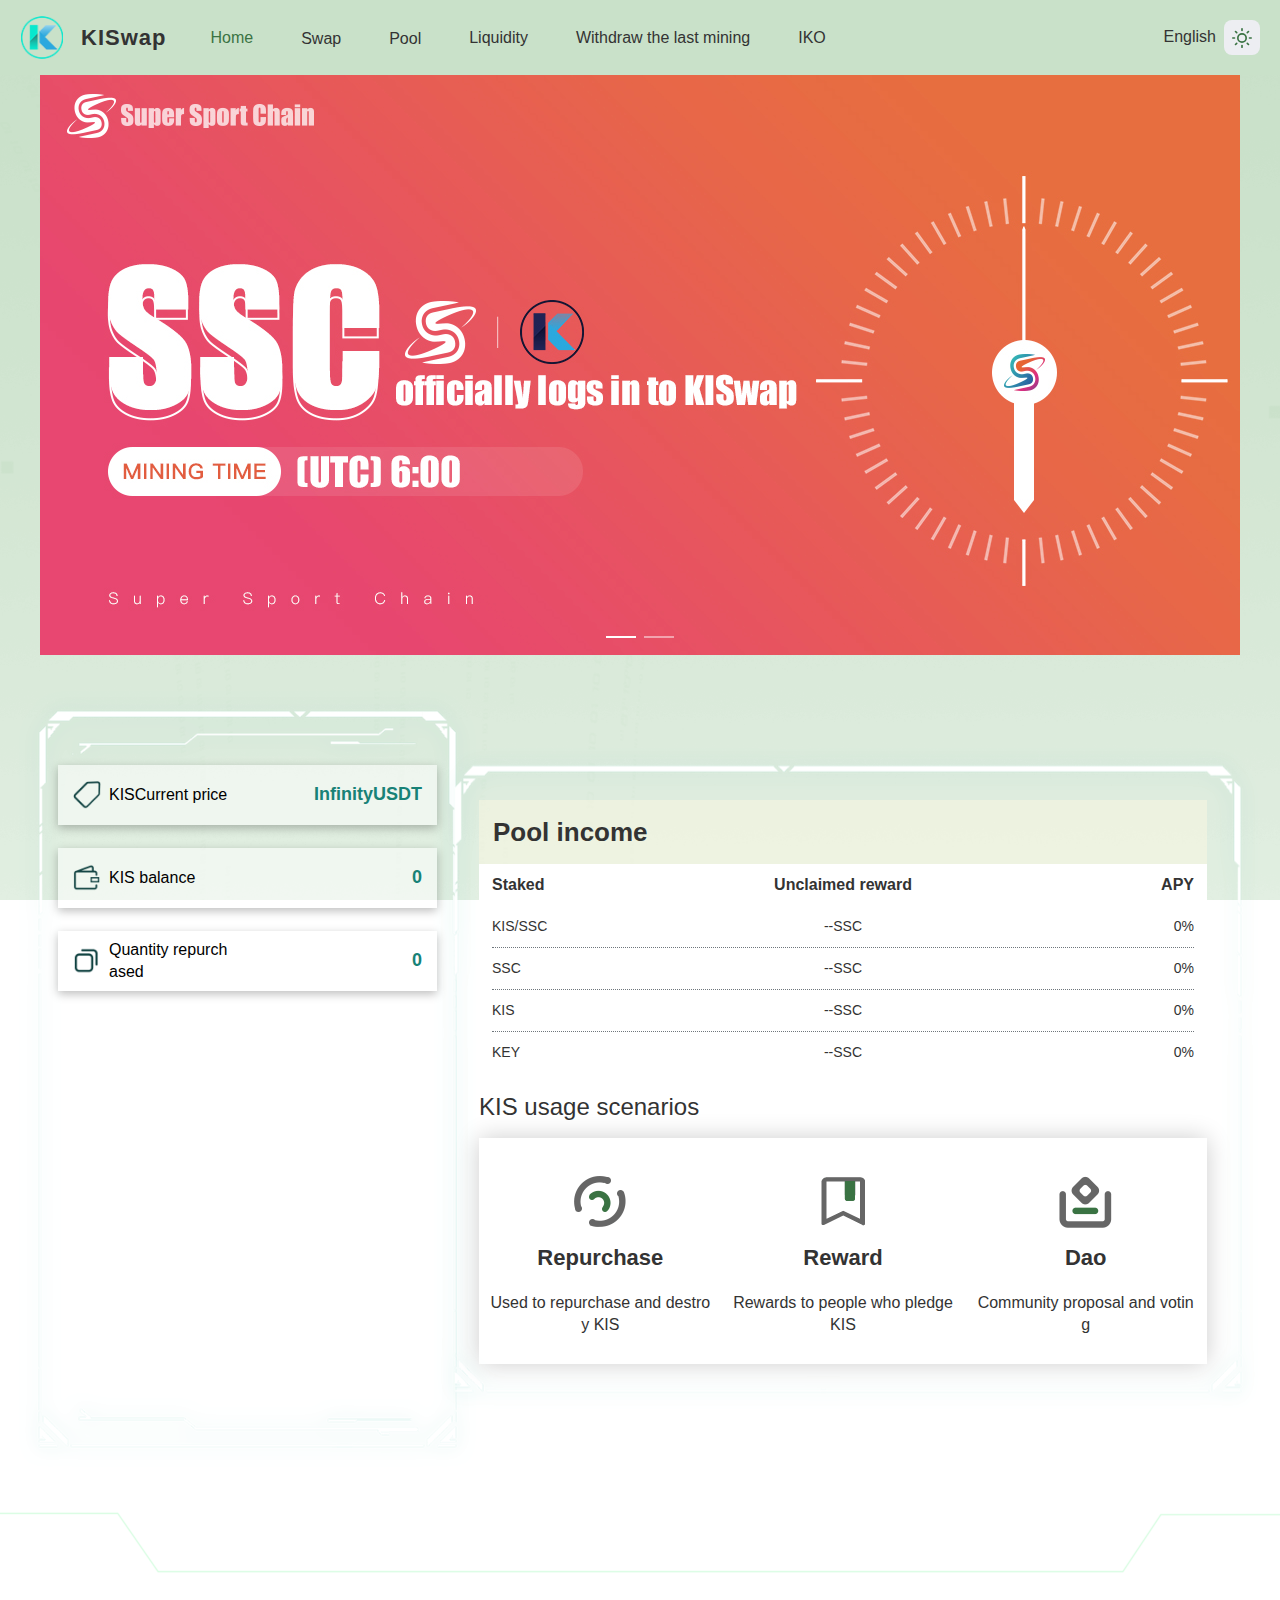
<file: index.html>
<!DOCTYPE html><html lang="en"><head><meta charset="utf-8"><meta http-equiv="X-UA-Compatible" content="IE=edge"><meta name="viewport" content="width=device-width,initial-scale=1,user-scalable=no,minimum-scale=1,maximum-scale=1"><link rel="icon" href="favicon.ico"><title>KISwap</title><link href="static/css/Bod.711a2251.css" rel="prefetch"><link href="static/css/Ieo.49f28e84.css" rel="prefetch"><link href="static/css/IeoAdd.a8b6a7cb.css" rel="prefetch"><link href="static/css/IeoExchange.8eed24d2.css" rel="prefetch"><link href="static/css/IframePage.7806ee37.css" rel="prefetch"><link href="static/css/Liquidity.1225e0f2.css" rel="prefetch"><link href="static/css/LiquidityPool.de6133d8.css" rel="prefetch"><link href="static/css/Trading.50b1ab3e.css" rel="prefetch"><link href="static/css/Vote.a17a45bb.css" rel="prefetch"><link href="static/css/VoteDetail.db603fda.css" rel="prefetch"><link href="static/js/Bod.75e6d91a.js" rel="prefetch"><link href="static/js/Bod~VoteDetail.6f91431c.js" rel="prefetch"><link href="static/js/Ieo.c8083dbb.js" rel="prefetch"><link href="static/js/IeoAdd.3071bb2c.js" rel="prefetch"><link href="static/js/IeoExchange.64346732.js" rel="prefetch"><link href="static/js/Ieo~IeoAdd~IeoExchange~LiquidityPool~Trading.730c8f2e.js" rel="prefetch"><link href="static/js/IframePage.862a0cec.js" rel="prefetch"><link href="static/js/Liquidity.641d5352.js" rel="prefetch"><link href="static/js/LiquidityPool.deb1f314.js" rel="prefetch"><link href="static/js/Trading.e0a7c8ab.js" rel="prefetch"><link href="static/js/Vote.a88f5f47.js" rel="prefetch"><link href="static/js/VoteDetail.4e5b8576.js" rel="prefetch"><link href="static/css/app.e8119215.css" rel="preload" as="style"><link href="static/css/chunk-vendors.e06a6ff9.css" rel="preload" as="style"><link href="static/js/app.d28c4ecd.js" rel="preload" as="script"><link href="static/js/chunk-vendors.373dd86c.js" rel="preload" as="script"><link href="static/css/chunk-vendors.e06a6ff9.css" rel="stylesheet"><link href="static/css/app.e8119215.css" rel="stylesheet"></head><body><noscript><strong>We're sorry but KISwap doesn't work properly without JavaScript enabled. Please enable it to continue.</strong></noscript><div id="app"></div><script src="static/js/chunk-vendors.373dd86c.js"></script><script src="static/js/app.d28c4ecd.js"></script></body></html>
</file>
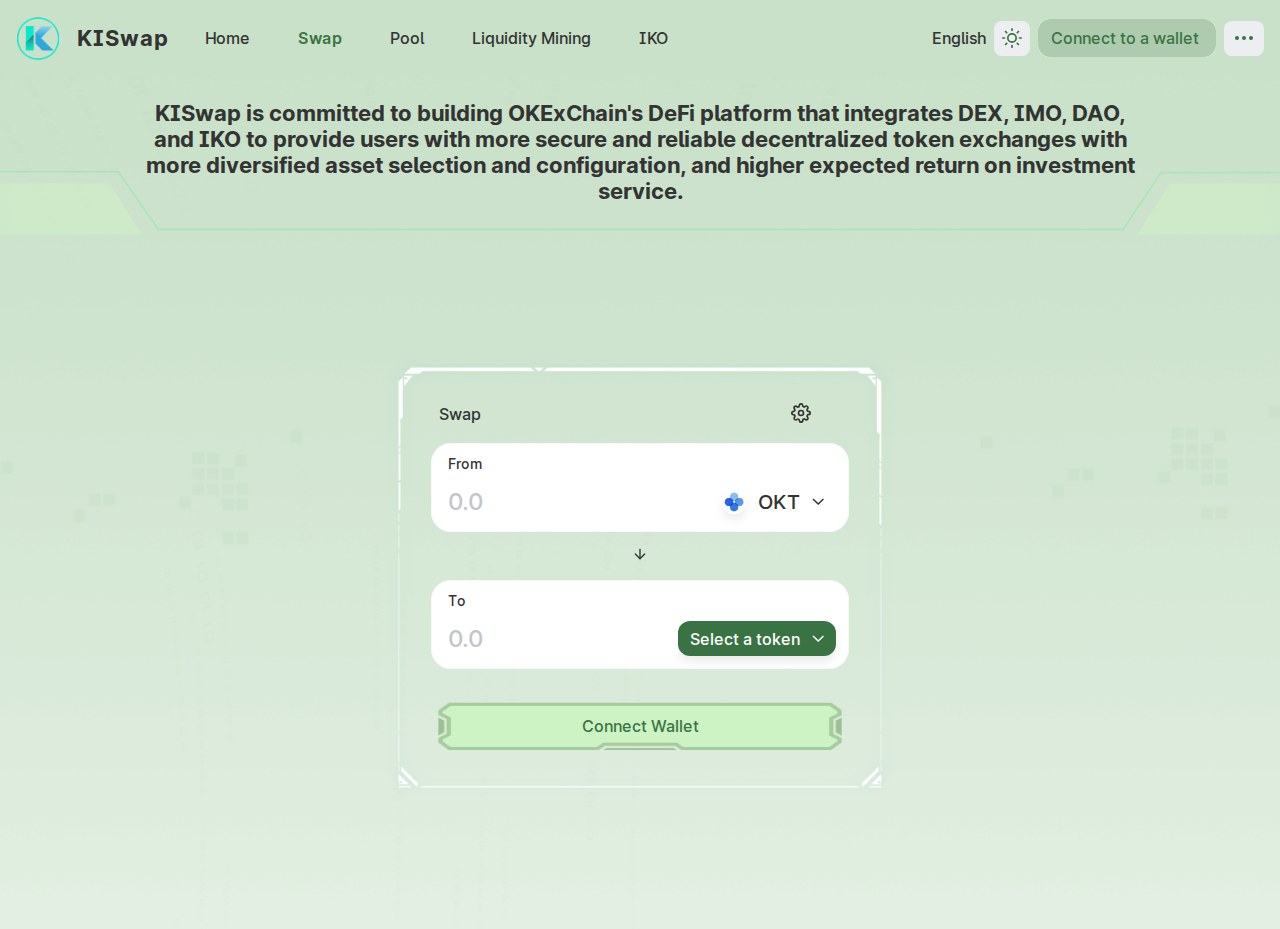
<file: app2/index.html>
<!doctype html><html lang="en"><head><meta charset="utf-8"/><link rel="shortcut icon" type="image/png" href="./favicon.png"/><link rel="apple-touch-icon" sizes="192x192" href="./images/192x192_App_Icon.png"/><link rel="apple-touch-icon" sizes="512x512" href="./images/512x512_App_Icon.png"/><meta name="viewport" content="width=device-width,initial-scale=1"/><meta name="theme-color" content="#ff007a"/><meta name="fortmatic-site-verification" content="j93LgcVZk79qcgyo"/><link rel="manifest" href="./manifest.json"/><title>KISwap</title><link href="./static/css/4.b2edae96.chunk.css" rel="stylesheet"></head><body><noscript>You need to enable JavaScript to run this app.</noscript><div id="root"></div><script>!function(e){function r(r){for(var n,u,i=r[0],c=r[1],f=r[2],s=0,p=[];s<i.length;s++)u=i[s],Object.prototype.hasOwnProperty.call(o,u)&&o[u]&&p.push(o[u][0]),o[u]=0;for(n in c)Object.prototype.hasOwnProperty.call(c,n)&&(e[n]=c[n]);for(l&&l(r);p.length;)p.shift()();return a.push.apply(a,f||[]),t()}function t(){for(var e,r=0;r<a.length;r++){for(var t=a[r],n=!0,i=1;i<t.length;i++){var c=t[i];0!==o[c]&&(n=!1)}n&&(a.splice(r--,1),e=u(u.s=t[0]))}return e}var n={},o={3:0},a=[];function u(r){if(n[r])return n[r].exports;var t=n[r]={i:r,l:!1,exports:{}};return e[r].call(t.exports,t,t.exports,u),t.l=!0,t.exports}u.e=function(e){var r=[],t=o[e];if(0!==t)if(t)r.push(t[2]);else{var n=new Promise((function(r,n){t=o[e]=[r,n]}));r.push(t[2]=n);var a,i=document.createElement("script");i.charset="utf-8",i.timeout=120,u.nc&&i.setAttribute("nonce",u.nc),i.src=function(e){return u.p+"static/js/"+({}[e]||e)+"."+{0:"aa2e7272",1:"180ea6bb",5:"19a5df2a",6:"b107a320",7:"78585ec1",8:"51c32cea",9:"8caec161"}[e]+".chunk.js"}(e);var c=new Error;a=function(r){i.onerror=i.onload=null,clearTimeout(f);var t=o[e];if(0!==t){if(t){var n=r&&("load"===r.type?"missing":r.type),a=r&&r.target&&r.target.src;c.message="Loading chunk "+e+" failed.\n("+n+": "+a+")",c.name="ChunkLoadError",c.type=n,c.request=a,t[1](c)}o[e]=void 0}};var f=setTimeout((function(){a({type:"timeout",target:i})}),12e4);i.onerror=i.onload=a,document.head.appendChild(i)}return Promise.all(r)},u.m=e,u.c=n,u.d=function(e,r,t){u.o(e,r)||Object.defineProperty(e,r,{enumerable:!0,get:t})},u.r=function(e){"undefined"!=typeof Symbol&&Symbol.toStringTag&&Object.defineProperty(e,Symbol.toStringTag,{value:"Module"}),Object.defineProperty(e,"__esModule",{value:!0})},u.t=function(e,r){if(1&r&&(e=u(e)),8&r)return e;if(4&r&&"object"==typeof e&&e&&e.__esModule)return e;var t=Object.create(null);if(u.r(t),Object.defineProperty(t,"default",{enumerable:!0,value:e}),2&r&&"string"!=typeof e)for(var n in e)u.d(t,n,function(r){return e[r]}.bind(null,n));return t},u.n=function(e){var r=e&&e.__esModule?function(){return e.default}:function(){return e};return u.d(r,"a",r),r},u.o=function(e,r){return Object.prototype.hasOwnProperty.call(e,r)},u.p="./",u.oe=function(e){throw console.error(e),e};var i=this["webpackJsonp@uniswap/interface"]=this["webpackJsonp@uniswap/interface"]||[],c=i.push.bind(i);i.push=r,i=i.slice();for(var f=0;f<i.length;f++)r(i[f]);var l=c;t()}([])</script><script src="./static/js/4.605e1a97.chunk.js"></script><script src="./static/js/main.b83c9082.chunk.js"></script></body></html>
</file>
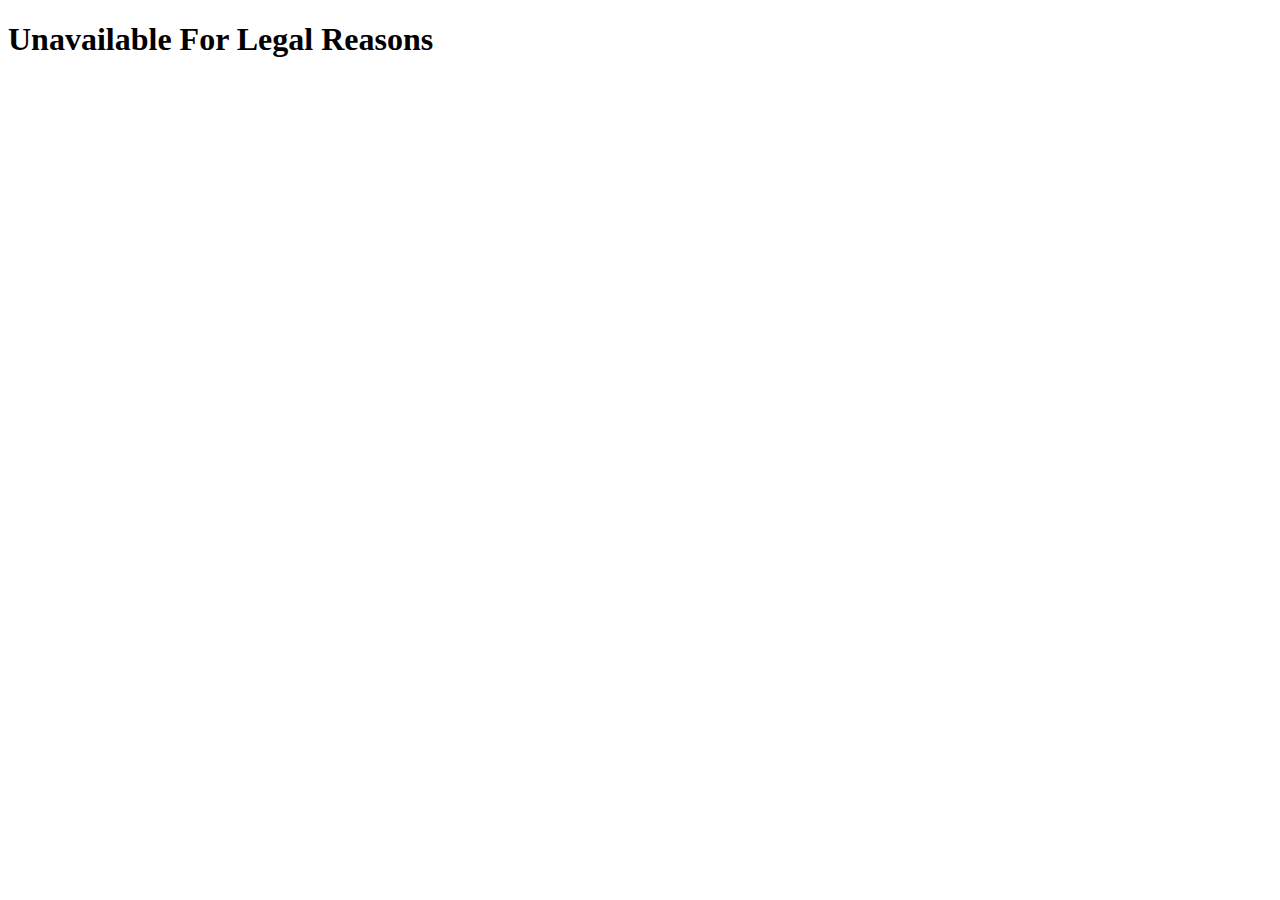
<file: app2/451.html>
<!DOCTYPE html>
<html lang="en">
  <head>
    <meta charset="utf-8" />
    <title>Unavailable For Legal Reasons</title>
  </head>
  <body>
    <h1>Unavailable For Legal Reasons</h1>
  </body>
</html>
</file>
<file: static/css/Bod.711a2251.css>
.top-text[data-v-72615e0e]{font-size:24px;color:#fff;text-align:center;margin:31px 0 0}.item-name[data-v-72615e0e]{position:relative;color:#08e8ce;height:50px;line-height:45px;font-size:16px;background:url([data-uri]) no-repeat 0 0;margin:0 37px 0 0}.item-name[data-v-72615e0e]:before{content:"";position:absolute;left:55px;right:0;top:0;height:100%;background:url([data-uri]) repeat 0 0;z-index:1}.item-name[data-v-72615e0e]:after{content:"";width:22px;position:absolute;right:-22px;top:0;height:100%;background:url([data-uri]) repeat 0 0;z-index:1}.item-name span[data-v-72615e0e]{position:relative;z-index:2;padding:0 3px 0 12px}.list[data-v-72615e0e]{max-width:1256px;margin:auto}.list .item[data-v-72615e0e]{font-size:16px;width:628px;height:524px;background:url(../../static/img/border1.869c8975.png) no-repeat 0 0;background-size:100% 100%;padding:58px 53px 43px}.list .item .s-tit[data-v-72615e0e]{color:#aab0b5}.list .item .s-num[data-v-72615e0e]{font-size:22px;color:#fff;margin-top:4px;word-break:break-all}.list .item .progress[data-v-72615e0e]{width:56px;height:59px;line-height:68px;background:url([data-uri]);background-size:100% 100%;color:#ffd647;font-size:14px;text-align:center;white-space:nowrap;margin-left:15px}.list .item .progress span[data-v-72615e0e]{font-size:12px}.list .item .item-group[data-v-72615e0e]{margin:32px 0 16px}.list .item .item-coin[data-v-72615e0e]{padding:10px;background:url([data-uri]) no-repeat 50%;text-align:center}.list .item .item-coin .coin-imgs .img-logo[data-v-72615e0e]{width:50px;height:50px}.list .item .item-coin .coin-imgs .img-change[data-v-72615e0e]{width:30px;margin:0 20px}.list .item .item-coin .coin-num[data-v-72615e0e]{font-size:30px;color:#e9e9e9;margin:17px 0 0}.list .item .item-coin .coin-msg[data-v-72615e0e]{color:#08e8ce;margin:9px 0 0}.list .item .item-bot[data-v-72615e0e]{color:#ffc600;font-size:24px;margin:18px 0 30px}.list .item .item-button[data-v-72615e0e]{height:72px;line-height:72px;margin:0 -12px;background:url([data-uri]) no-repeat 50%;background-size:100% 100%;font-size:20px;color:#fff;font-weight:700;text-align:center;transition:all .3s;cursor:pointer}.list .item .item-button[data-v-72615e0e]:hover{background-image:url([data-uri])}.buy-block[data-v-72615e0e]{width:628px;min-height:654px;margin:67px auto 85px;background:url([data-uri]) center 310px;background-size:100% auto;padding:0 53px 0;position:relative}.buy-block[data-v-72615e0e]:after,.buy-block[data-v-72615e0e]:before{content:"";width:100%;left:0;right:0;position:absolute}.buy-block[data-v-72615e0e]:before{top:-67px;height:310px;background:url([data-uri]) center 0;background-size:100% auto}.buy-block[data-v-72615e0e]:after{bottom:-85px;height:85px;background:url([data-uri]) bottom;background-size:100% auto}.buy-block .item-name[data-v-72615e0e]{display:inline-block}.buy-block .buy-group[data-v-72615e0e]{margin:38px 0 0}.buy-block .buy-group .s-tit[data-v-72615e0e]{font-size:18px;color:#aab0b5}.buy-block .buy-group .s-num[data-v-72615e0e]{font-size:32px;color:#dfe0e2}.buy-block .buy-group+.buy-group[data-v-72615e0e]{margin:30px 0 0}.buy-block .buy-record .title[data-v-72615e0e]{margin:22px 0 0;color:#aab0b5;font-size:18px}.buy-block .buy-record .record-list .record-item[data-v-72615e0e]{padding:14px 0;font-size:14px;color:#aab0b5}.buy-block .buy-record .record-list .record-item>div[data-v-72615e0e]:not(:first-child){margin:0 0 0 15px}.buy-block .buy-record .record-list .record-item[data-v-72615e0e]:not(:last-child){border-bottom:1px dashed #6f767c}.buy-block .buy-record .record-list .record-item .w9[data-v-72615e0e]{width:9%}.buy-block .buy-record .record-list .record-item .w12[data-v-72615e0e]{width:12%}.buy-block .buy-record .record-list .record-item .c-08E8CE[data-v-72615e0e]{color:#08e8ce}.buy-block .buy-record .record-list .record-item .btn[data-v-72615e0e]{background:rgba(255,198,0,.1);color:#ffc600;font-size:14px;line-height:34px;text-align:center;padding:0 16px;margin-left:15px}.buy-block .buy-btn[data-v-72615e0e]{height:72px;line-height:72px;margin:14px -10px 0;background:url([data-uri]) no-repeat 50%;background-size:100% 100%;font-size:20px;color:#fff;font-weight:700;text-align:center;transition:all .3s;cursor:pointer}.buy-block .buy-btn[data-v-72615e0e]:hover{background-image:url([data-uri])}.rule-block[data-v-72615e0e]{max-width:1200px;margin:18px auto}.rule-block .title[data-v-72615e0e]{font-size:26px;font-weight:700;color:#fff;line-height:62px}.rule-block .content[data-v-72615e0e]{background:hsla(0,0%,100%,.1);padding:12px 28px;font-size:14px;color:#aab0b5;line-height:24px}.rule-block .content .c-tit[data-v-72615e0e]{font-size:20px;color:#fff;padding:14px 0;margin:0 0 3px 0}.rule-block .content .c-cont[data-v-72615e0e]{margin-bottom:19px}.rule-block .content .line-t[data-v-72615e0e]{margin:30px 0 0;padding:25px 0 20px;border-top:1px dashed #6f767c}.theme-light .top-text[data-v-72615e0e]{color:#333}.theme-light .item-name[data-v-72615e0e]{color:#3a7343;background-image:url([data-uri])}.theme-light .item-name[data-v-72615e0e]:before{background-image:url([data-uri])}.theme-light .item-name[data-v-72615e0e]:after{background-image:url([data-uri])}.theme-light .list .item[data-v-72615e0e]{background-image:url(../../static/img/border1.a5ec5320.png)}.theme-light .list .item .s-tit[data-v-72615e0e]{color:#666}.theme-light .list .item .s-num[data-v-72615e0e]{color:#333}.theme-light .list .item .progress[data-v-72615e0e]{background-image:url([data-uri]);color:#f7931a}.theme-light .list .item .item-coin[data-v-72615e0e]{background-image:url([data-uri])}.theme-light .list .item .item-coin .coin-num[data-v-72615e0e]{color:#333}.theme-light .list .item .item-bot[data-v-72615e0e],.theme-light .list .item .item-coin .coin-msg[data-v-72615e0e]{color:#3a7343}.theme-light .list .item .item-button[data-v-72615e0e]{color:#3a7343;background-image:url([data-uri])}.theme-light .list .item .item-button[data-v-72615e0e]:hover{color:#f7931a;background-image:url([data-uri])}.theme-light .buy-block[data-v-72615e0e]{background-image:url([data-uri])}.theme-light .buy-block[data-v-72615e0e]:before{background-image:url(../../static/img/border2_t.23e986a4.png)}.theme-light .buy-block[data-v-72615e0e]:after{background-image:url(../../static/img/border2_b.5ef30acd.png)}.theme-light .buy-block .buy-group .s-tit[data-v-72615e0e]{color:#666}.theme-light .buy-block .buy-group .s-num[data-v-72615e0e]{color:#333}.theme-light .buy-block .buy-record .title[data-v-72615e0e]{color:#666}.theme-light .buy-block .buy-record .record-list .record-item[data-v-72615e0e]{color:#333}.theme-light .buy-block .buy-record .record-list .record-item[data-v-72615e0e]:not(:last-child){border-color:#cbcbcb}.theme-light .buy-block .buy-record .record-list .record-item .c-08E8CE[data-v-72615e0e]{color:#3a7343}.theme-light .buy-block .buy-record .record-list .record-item .btn[data-v-72615e0e]{color:#ad7805}.theme-light .buy-block .buy-btn[data-v-72615e0e]{background-image:url([data-uri]);color:#3a7343}.theme-light .buy-block .buy-btn[data-v-72615e0e]:hover{color:#ad7805;background-image:url([data-uri])}.theme-light .rule-block .title[data-v-72615e0e]{color:#333}.theme-light .rule-block .content[data-v-72615e0e]{background:#fff;box-shadow:0 -4px 38px 0 rgba(0,0,0,.28);color:#333}.theme-light .rule-block .content .c-tit[data-v-72615e0e]{color:#333}.theme-light .rule-block .content .line-t[data-v-72615e0e]{border-color:#cbcbcb}@media screen and (max-width:480px){.top-text[data-v-72615e0e]{font-size:14px}.item-name[data-v-72615e0e]{height:36px;line-height:36px;font-size:12px;background-size:auto 100%;margin:0 20px 0 0}.item-name span[data-v-72615e0e]{padding-left:8px}.item-name[data-v-72615e0e]:before{left:39px;background-size:auto 100%}.item-name[data-v-72615e0e]:after{width:16px;right:-16px;background-size:auto 100%}.list .item[data-v-72615e0e]{width:100%;height:auto;padding:30px 30px 43px;font-size:12px}.list .item .s-num[data-v-72615e0e]{font-size:16px;margin-top:2px}.list .item .progress[data-v-72615e0e]{width:40px;height:42px;font-size:12px;line-height:50px;margin-left:12px}.list .item .progress span[data-v-72615e0e]{display:inline-block;transform:scale(.8)}.list .item .item-group[data-v-72615e0e]{margin:15px 0}.list .item .item-coin[data-v-72615e0e]{padding:0;background-size:auto 90%}.list .item .item-coin .coin-imgs .img-logo[data-v-72615e0e]{width:32px;height:32px}.list .item .item-coin .coin-imgs .img-change[data-v-72615e0e]{width:20px;margin:0 10px}.list .item .item-coin .coin-num[data-v-72615e0e]{font-size:18px;margin:10px 0 0}.list .item .item-coin .coin-msg[data-v-72615e0e]{margin:3px 0 0}.list .item .item-bot[data-v-72615e0e]{font-size:16px;margin:15px 0}.list .item .item-button[data-v-72615e0e]{height:45px;line-height:45px;font-size:16px}.buy-block[data-v-72615e0e]{width:100%;background-size:contain;margin:32px 0 42px;padding:0 30px}.buy-block[data-v-72615e0e]:before{top:-32px;height:162px}.buy-block[data-v-72615e0e]:after{bottom:-42px;height:42px}.buy-block .buy-group[data-v-72615e0e]{margin:15px 0 0}.buy-block .buy-group .s-tit[data-v-72615e0e]{font-size:12px}.buy-block .buy-group .s-num[data-v-72615e0e]{font-size:16px}.buy-block .buy-group+.buy-group[data-v-72615e0e]{margin:15px 0 0}.buy-block .buy-record .title[data-v-72615e0e]{font-size:14px}.buy-block .buy-record .record-list .record-item[data-v-72615e0e]{flex-wrap:wrap;justify-content:flex-end}.buy-block .buy-record .record-list .record-item[data-v-72615e0e]:not(:last-child){padding:10px 0}.buy-block .buy-record .record-list .record-item .flex-item[data-v-72615e0e]{flex:none}.buy-block .buy-record .record-list .record-item>div[data-v-72615e0e]:first-child{width:100%}.buy-block .buy-record .record-list .record-item>div[data-v-72615e0e]:not(:first-child){margin:0;width:50%}.buy-block .buy-record .record-list .record-item .btn[data-v-72615e0e]{width:auto!important;margin:10px 0 0!important}.buy-block .buy-btn[data-v-72615e0e]{height:45px;line-height:45px;font-size:16px}.rule-block[data-v-72615e0e]{margin:0 15px}.rule-block .title[data-v-72615e0e]{font-size:16px;line-height:50px}.rule-block .content[data-v-72615e0e]{padding:10px 12px;font-size:13px}.rule-block .content .c-tit[data-v-72615e0e]{font-size:15px;padding:5px 0;margin:0}.rule-block .content .c-cont[data-v-72615e0e]{margin-bottom:10px}.rule-block .content .line-t[data-v-72615e0e]{margin:15px 0 0;padding:15px 0}}
</file>
<file: static/css/Ieo.49f28e84.css>
.top-text[data-v-ae79fb3e]{color:#fff;font-size:18px;text-align:center;margin:26px 0 13px}.info-box[data-v-ae79fb3e]{font-size:16px;margin-top:20px}.form-block[data-v-ae79fb3e]{width:658px;height:438px;margin:0 auto 190px;padding:87px 70px 90px;background:url(../../static/img/border2.250a6f3b.png) no-repeat 0 0;background-size:100% 100%}.form-block .cell-row[data-v-ae79fb3e]{background:#fff;height:96px;padding:0 21px}.form-block .cell-row .label[data-v-ae79fb3e]{font-size:24px;color:#212429}.form-block .cell-row .cont .input-style[data-v-ae79fb3e]{width:100%;text-align:right;font-size:22px;color:#188277;font-weight:700;border:0;outline:none}.form-block .cell-msg[data-v-ae79fb3e]{font-size:22px;color:#08e8ce;text-align:right;margin:14px 0}.form-block .form-btn[data-v-ae79fb3e]{margin:37px auto 0;width:500px;height:61px;color:#fff;line-height:61px;font-size:18px;text-align:center;font-weight:700;background:url([data-uri]) no-repeat 0 0;background-size:100% 100%;transition:all .3s;cursor:pointer}.form-block .form-btn[data-v-ae79fb3e]:hover{background-image:url([data-uri])}.theme-light .top-text[data-v-ae79fb3e]{color:#333}.theme-light .form-block[data-v-ae79fb3e]{background-image:url(../../static/img/border2.6e124073.png)}.theme-light .form-block .cell-row[data-v-ae79fb3e]{box-shadow:0 3px 9px 0 rgba(0,0,0,.24)}.theme-light .form-block .cell-msg[data-v-ae79fb3e],.theme-light .form-block .cell-row .cont .input-style[data-v-ae79fb3e]{color:#3a7343}.theme-light .form-block .form-btn[data-v-ae79fb3e]{background-image:url([data-uri]);color:#3a7343}.theme-light .form-block .form-btn[data-v-ae79fb3e]:hover{color:#ad7805;background-image:url([data-uri])}@media screen and (max-width:480px){.top-text[data-v-ae79fb3e]{font-size:14px;padding:0 12px}.form-block[data-v-ae79fb3e]{width:100%;height:auto;margin:0 auto 120px;padding:48px 30px 40px}.form-block .cell-row[data-v-ae79fb3e]{height:50px;padding:0 12px}.form-block .cell-row .label[data-v-ae79fb3e]{font-size:16px}.form-block .cell-row .cont .input-style[data-v-ae79fb3e]{font-size:18px}.form-block .cell-msg[data-v-ae79fb3e]{font-size:14px}.form-block .form-btn[data-v-ae79fb3e]{height:50px;line-height:50px;margin:20px auto 0;width:100%;font-size:16px}}
</file>
<file: static/css/IeoAdd.a8b6a7cb.css>
#ieoAddPage .el-input,#ieoAddPage .el-select{width:100%}#ieoAddPage .el-input{font-size:24px}#ieoAddPage .el-input .el-input__inner{background:transparent;border:0;text-align:right;padding-right:50px;color:#fff}#ieoAddPage .el-input .el-select__caret{width:26px;height:18px;vertical-align:middle}#ieoAddPage .el-input .el-icon-arrow-up:before{content:"";display:block;height:100%;background:url([data-uri]) no-repeat 50%;background-size:contain}#ieoAddPage .el-input .el-input__prefix{left:auto;right:0}#ieoAddPage .el-input .el-input__prefix .el-input__icon{width:30px}#ieoAddPage .el-input .el-input__prefix .el-icon-time:before{content:"";display:block;height:100%;background:url([data-uri]) no-repeat 50%;background-size:contain}#ieoAddPage .el-radio-group{width:100%;text-align:right}#ieoAddPage .el-radio-group .el-radio-button .el-radio-button__inner{border:1px solid rgba(255,198,0,.3);background:transparent;border-radius:0;font-size:22px;color:#ffc600;margin:10px}#ieoAddPage .el-radio-group .el-radio-button .el-radio-button__orig-radio:checked+.el-radio-button__inner{box-shadow:none;background:rgba(255,198,0,.3)}.theme-light #ieoAddPage .el-input .el-input__inner{color:#111}.theme-light #ieoAddPage .el-input .el-icon-arrow-up:before{background-image:url([data-uri])}.theme-light #ieoAddPage .el-input .el-input__prefix .el-icon-time:before{background-image:url([data-uri])}.theme-light #ieoAddPage .el-radio-group .el-radio-button .el-radio-button__inner{border:1px solid rgba(173,120,5,.3);color:#ad7805}.theme-light #ieoAddPage .el-radio-group .el-radio-button .el-radio-button__orig-radio:checked+.el-radio-button__inner{background:rgba(173,120,5,.25)}@media screen and (max-width:480px){#ieoAddPage .el-input{font-size:14px}#ieoAddPage .el-input .el-input__inner{padding-right:35px}#ieoAddPage .el-input .el-select__caret{width:18px;height:18px;margin:10px 0 0}#ieoAddPage .el-input .el-input__prefix .el-input__icon{width:18px}#ieoAddPage .el-radio-group .el-radio-button .el-radio-button__inner{font-size:14px;margin:4px;padding:8px 12px}}.form-block[data-v-500b8c10]{width:793px;min-height:1278px;margin:65px auto 53px;padding:63px 48px;color:#fff;background:url(../../static/img/border3.a5c55411.png) no-repeat 50%;background-size:100% 100%}.form-block .form-title[data-v-500b8c10]{height:112px;line-height:112px;background:url(../../static/img/titbg.90ca4e95.png) no-repeat 50%;background-size:100% 100%;font-size:26px;text-align:center}.form-block .cell-tit[data-v-500b8c10]{line-height:50px;font-size:22px}.form-block .cell-block[data-v-500b8c10]{min-height:170px;background:url(../../static/img/bgc2.98c92cd4.png) no-repeat 0 0;background-size:100% 100%;padding:18px 36px 14px}.form-block .cell-block.cell-block--three[data-v-500b8c10]{min-height:250px;background-image:url(../../static/img/bgc3.cfd937a4.png)}.form-block .cell-block.cell-block--four[data-v-500b8c10]{min-height:320px;background-image:url(../../static/img/bgc4.70c55d36.png)}.form-block .cell-block .cell-row[data-v-500b8c10]{min-height:72px;font-size:24px;padding:10px 0}.form-block .cell-block .cell-row .label[data-v-500b8c10]{margin:0 15px 0 0}.form-block .cell-block .cell-row input[data-v-500b8c10]{width:100%;height:44px;text-align:right;font-size:24px;color:#fff;background:transparent;border:0;outline:none}.form-block .cell-block .cell-row[data-v-500b8c10]:not(:last-child){border-bottom:1px solid #014645}.form-block .cell-block .cell-row .cont[data-v-500b8c10]{min-height:40px}.form-block .form-btn[data-v-500b8c10]{display:block;width:699px;height:61px;margin:59px auto 0;background:url([data-uri]) no-repeat 0 0;background-size:100% 100%;font-size:18px;color:#fff;font-weight:700;line-height:61px;text-align:center;transition:all .3s;cursor:pointer}.theme-light .form-block[data-v-500b8c10]{color:#333;background-image:url(../../static/img/border3.422176b9.png)}.theme-light .form-block .form-title[data-v-500b8c10]{background-image:url([data-uri])}.theme-light .form-block .cell-tit[data-v-500b8c10]{color:#666}.theme-light .form-block .cell-block[data-v-500b8c10]{background-image:url([data-uri])}.theme-light .form-block .cell-block.cell-block--three[data-v-500b8c10]{background-image:url([data-uri])}.theme-light .form-block .cell-block.cell-block--four[data-v-500b8c10]{background-image:url([data-uri])}.theme-light .form-block .cell-block .cell-row input[data-v-500b8c10]{color:#111}.theme-light .form-block .cell-block .cell-row[data-v-500b8c10]:not(:last-child){border-color:#c1d7be}.theme-light .form-block .form-btn[data-v-500b8c10]{background-image:url([data-uri]);color:#3a7343}@media screen and (max-width:480px){.form-block[data-v-500b8c10]{width:100%;min-height:auto;margin:25px 0 30px;padding:40px 24px}.form-block .form-title[data-v-500b8c10]{height:54px;line-height:54px;font-size:18px}.form-block .cell-tit[data-v-500b8c10]{font-size:14px;line-height:36px}.form-block .cell-block[data-v-500b8c10]{min-height:auto;padding:8px 15px 4px}.form-block .cell-block.cell-block--four[data-v-500b8c10],.form-block .cell-block.cell-block--three[data-v-500b8c10]{min-height:auto}.form-block .cell-block .cell-row[data-v-500b8c10]{min-height:44px;font-size:14px;padding:0}.form-block .cell-block .cell-row input[data-v-500b8c10]{font-size:14px}.form-block .form-btn[data-v-500b8c10]{width:90%;height:40px;line-height:40px;font-size:16px;margin:30px auto 0}}
</file>
<file: static/css/IeoExchange.8eed24d2.css>
.top-text[data-v-9aaea41a]{color:#fff;font-size:18px;text-align:center;margin:26px 0 13px}.form-block[data-v-9aaea41a]{width:658px;height:438px;margin:0 auto 190px;padding:87px 70px 90px;background:url(../../static/img/border2.250a6f3b.png) no-repeat 0 0;background-size:100% 100%}.form-block .cell-row[data-v-9aaea41a]{background:#fff;height:96px;padding:0 21px}.form-block .cell-row .label[data-v-9aaea41a]{font-size:24px;color:#212429}.form-block .cell-row .cont .input-style[data-v-9aaea41a]{width:100%;text-align:right;font-size:22px;color:#188277;font-weight:700;border:0;outline:none}.form-block .cell-msg[data-v-9aaea41a]{font-size:22px;color:#08e8ce;text-align:right;margin:14px 0}.form-block .form-btn[data-v-9aaea41a]{margin:37px auto 0;width:500px;height:61px;color:#fff;line-height:61px;font-size:18px;text-align:center;font-weight:700;background:url([data-uri]) no-repeat 0 0;background-size:100% 100%;transition:all .3s;cursor:pointer}.form-block .form-btn[data-v-9aaea41a]:hover{background-image:url([data-uri])}.theme-light .top-text[data-v-9aaea41a]{color:#333}.theme-light .form-block[data-v-9aaea41a]{background-image:url(../../static/img/border2.6e124073.png)}.theme-light .form-block .cell-row[data-v-9aaea41a]{box-shadow:0 3px 9px 0 rgba(0,0,0,.24)}.theme-light .form-block .cell-msg[data-v-9aaea41a],.theme-light .form-block .cell-row .cont .input-style[data-v-9aaea41a]{color:#3a7343}.theme-light .form-block .form-btn[data-v-9aaea41a]{background-image:url([data-uri]);color:#3a7343}.theme-light .form-block .form-btn[data-v-9aaea41a]:hover{color:#ad7805;background-image:url([data-uri])}@media screen and (max-width:480px){.top-text[data-v-9aaea41a]{font-size:14px;padding:0 12px}.form-block[data-v-9aaea41a]{width:100%;height:auto;margin:0 auto 120px;padding:48px 30px 40px}.form-block .cell-row[data-v-9aaea41a]{height:50px;padding:0 12px}.form-block .cell-row .label[data-v-9aaea41a]{font-size:16px}.form-block .cell-row .cont .input-style[data-v-9aaea41a]{font-size:18px}.form-block .cell-msg[data-v-9aaea41a]{font-size:14px}.form-block .form-btn[data-v-9aaea41a]{height:50px;line-height:50px;margin:20px auto 0;width:100%;font-size:16px}}
</file>
<file: static/css/IframePage.7806ee37.css>
.container[data-v-29f98dfc]{position:fixed;top:75px;bottom:0;width:100%;z-index:100}.container iframe[data-v-29f98dfc]{width:100%;height:100%}
</file>
<file: static/css/Liquidity.1225e0f2.css>
.top-total[data-v-0b75ebb2]{width:700px;height:114px;margin:33px auto 31px;background:url([data-uri]) no-repeat 0 0;background-size:100% 100%;font-size:22px;color:#dfe0e2}.top-total b[data-v-0b75ebb2]{font-size:30px;margin:0 9px 0 22px}.top-btns[data-v-0b75ebb2]{margin:0 0 34px 0}.top-btns .btn[data-v-0b75ebb2]{width:338px;height:62px;margin:0 13px;background:url([data-uri]) no-repeat 0 0;background-size:100% 100%;font-size:16px;color:#aab0b5;font-weight:700;line-height:62px;text-align:center;cursor:pointer}.top-btns .btn.active[data-v-0b75ebb2]{color:#fff;background-image:url([data-uri])}.list[data-v-0b75ebb2]{max-width:1080px;min-height:495px;margin:auto}.list .item[data-v-0b75ebb2]{width:360px;min-height:380px;background:url(../../static/img/border2.49f04282.png) no-repeat 0 0;background-size:100% 100%;padding:55px 45px 40px;color:#e9e9e9}.list .item .item-top .icon-logo[data-v-0b75ebb2]{width:48px;height:48px;border-radius:50%}.list .item .item-top .icon-tra[data-v-0b75ebb2]{width:30px;margin:0 21px}.list .item .item-tit[data-v-0b75ebb2]{font-size:22px;color:#e9e9e9;text-align:center;line-height:1;font-weight:700;margin:25px 0 5px}.list .item .item-info[data-v-0b75ebb2]{font-size:15px;line-height:26px;text-align:center}.list .item .item-lv[data-v-0b75ebb2]{font-size:16px;color:#ffc600;margin-top:10px}.list .item .btn[data-v-0b75ebb2]{display:block;height:58px;background:url([data-uri]) no-repeat 0 0;background-size:100% 100%;margin-top:10px;text-align:center;line-height:58px;font-size:17px;font-weight:700;cursor:pointer;transition:all .3s;color:#fff!important}.list .item .btn[data-v-0b75ebb2]:hover{background-image:url([data-uri])}.theme-light .top-total[data-v-0b75ebb2]{background-image:url([data-uri]);color:#666}.theme-light .top-total b[data-v-0b75ebb2]{color:#333}.theme-light .top-btns .btn[data-v-0b75ebb2]{background-image:url([data-uri]);color:#88a78d}.theme-light .top-btns .btn.active[data-v-0b75ebb2]{color:#3a7343;background-image:url([data-uri])}.theme-light .list .item[data-v-0b75ebb2]{background-image:url([data-uri]);color:#333}.theme-light .list .item .item-tit[data-v-0b75ebb2]{color:#333}.theme-light .list .item .item-lv[data-v-0b75ebb2]{color:#3a7343}.theme-light .list .item .btn[data-v-0b75ebb2]{background-image:url([data-uri]);color:#3a7343!important}.theme-light .list .item .btn[data-v-0b75ebb2]:hover{color:#ad7805!important;background-image:url([data-uri])}@media screen and (max-width:480px){.top-total[data-v-0b75ebb2]{width:95%;height:80px;flex-direction:column;font-size:14px;margin-top:20px;margin-bottom:20px}.top-total b[data-v-0b75ebb2]{font-size:20px}.top-btns[data-v-0b75ebb2]{margin-bottom:24px}.top-btns .btn[data-v-0b75ebb2]{height:44px;line-height:44px;font-size:16px}.list[data-v-0b75ebb2]{margin:0 12px;min-height:auto}.list .item[data-v-0b75ebb2]{width:50%;min-height:auto;padding:30px 18px 27px}.list .item .item-top .icon-logo[data-v-0b75ebb2]{width:30px;height:30px}.list .item .item-top .icon-tra[data-v-0b75ebb2]{width:20px;margin:0 10px}.list .item .item-tit[data-v-0b75ebb2]{font-size:16px;margin:12px 0 5px}.list .item .item-info[data-v-0b75ebb2]{font-size:12px;line-height:20px}.list .item .item-lv[data-v-0b75ebb2]{font-size:14px;margin:7px 0 0}.list .item .btn[data-v-0b75ebb2]{height:34px;line-height:34px;font-size:14px;margin:3px 0 0}}.top-total[data-v-3fd0bcc6]{width:700px;height:114px;margin:33px auto 31px;background:url([data-uri]) no-repeat 0 0;background-size:100% 100%;font-size:22px;color:#dfe0e2}.top-total b[data-v-3fd0bcc6]{font-size:30px;margin:0 9px 0 22px}.top-btns[data-v-3fd0bcc6]{margin:0 0 34px 0}.top-btns .btn[data-v-3fd0bcc6]{width:338px;height:62px;margin:0 13px;background:url([data-uri]) no-repeat 0 0;background-size:100% 100%;font-size:16px;color:#aab0b5;font-weight:700;line-height:62px;text-align:center;cursor:pointer}.top-btns .btn.active[data-v-3fd0bcc6]{color:#fff;background-image:url([data-uri])}.list[data-v-3fd0bcc6]{max-width:1080px;min-height:495px;margin:auto}.list .item[data-v-3fd0bcc6]{width:360px;min-height:380px;background:url(../../static/img/border2.49f04282.png) no-repeat 0 0;background-size:100% 100%;padding:55px 45px 40px;color:#e9e9e9}.list .item .item-top .icon-logo[data-v-3fd0bcc6]{width:48px;height:48px;border-radius:50%}.list .item .item-top .icon-tra[data-v-3fd0bcc6]{width:30px;margin:0 21px}.list .item .item-tit[data-v-3fd0bcc6]{font-size:22px;color:#e9e9e9;text-align:center;line-height:1;font-weight:700;margin:25px 0 5px}.list .item .item-info[data-v-3fd0bcc6]{font-size:15px;line-height:26px;text-align:center}.list .item .item-lv[data-v-3fd0bcc6]{font-size:16px;color:#ffc600;margin-top:10px}.list .item .btn[data-v-3fd0bcc6]{display:block;height:58px;background:url([data-uri]) no-repeat 0 0;background-size:100% 100%;margin-top:10px;text-align:center;line-height:58px;font-size:17px;font-weight:700;cursor:pointer;transition:all .3s;color:#fff!important}.list .item .btn[data-v-3fd0bcc6]:hover{background-image:url([data-uri])}.theme-light .top-total[data-v-3fd0bcc6]{background-image:url([data-uri]);color:#666}.theme-light .top-total b[data-v-3fd0bcc6]{color:#333}.theme-light .top-btns .btn[data-v-3fd0bcc6]{background-image:url([data-uri]);color:#88a78d}.theme-light .top-btns .btn.active[data-v-3fd0bcc6]{color:#3a7343;background-image:url([data-uri])}.theme-light .list .item[data-v-3fd0bcc6]{background-image:url([data-uri]);color:#333}.theme-light .list .item .item-tit[data-v-3fd0bcc6]{color:#333}.theme-light .list .item .item-lv[data-v-3fd0bcc6]{color:#3a7343}.theme-light .list .item .btn[data-v-3fd0bcc6]{background-image:url([data-uri]);color:#3a7343!important}.theme-light .list .item .btn[data-v-3fd0bcc6]:hover{color:#ad7805!important;background-image:url([data-uri])}@media screen and (max-width:480px){.top-total[data-v-3fd0bcc6]{width:95%;height:80px;flex-direction:column;font-size:14px;margin-top:20px;margin-bottom:20px}.top-total b[data-v-3fd0bcc6]{font-size:20px}.top-btns[data-v-3fd0bcc6]{margin-bottom:24px}.top-btns .btn[data-v-3fd0bcc6]{height:44px;line-height:44px;font-size:16px}.list[data-v-3fd0bcc6]{margin:0 12px;min-height:auto}.list .item[data-v-3fd0bcc6]{width:50%;min-height:auto;padding:30px 18px 27px}.list .item .item-top .icon-logo[data-v-3fd0bcc6]{width:30px;height:30px}.list .item .item-top .icon-tra[data-v-3fd0bcc6]{width:20px;margin:0 10px}.list .item .item-tit[data-v-3fd0bcc6]{font-size:16px;margin:12px 0 5px}.list .item .item-info[data-v-3fd0bcc6]{font-size:12px;line-height:20px}.list .item .item-lv[data-v-3fd0bcc6]{font-size:14px;margin:7px 0 0}.list .item .btn[data-v-3fd0bcc6]{height:34px;line-height:34px;font-size:14px;margin:3px 0 0}}
</file>
<file: static/css/LiquidityPool.de6133d8.css>
.top-text[data-v-2ad94ace]{color:#aab0b5;font-size:18px;text-align:center;margin:26px 0 13px}.pool-block[data-v-2ad94ace]{max-width:1000px;margin:0 auto 50px;min-height:477px}.pool-block .pool-box[data-v-2ad94ace]{width:500px;height:380px;background:url(../../static/img/border3.37847a69.png) no-repeat 0 0;background-size:100% 100%;line-height:1;padding:67px;text-align:center;font-size:20px;color:#dfe0e2;transition:all .3s}.pool-block .pool-box .tit[data-v-2ad94ace]{margin:37px 0 0}.pool-block .pool-box .cont[data-v-2ad94ace]{font-size:36px;font-weight:700;margin:29px 0 47px}.pool-block .pool-box .icon-lock[data-v-2ad94ace]{display:block;width:72px;height:72px;margin:22px auto 21px}.pool-block .pool-box .btns[data-v-2ad94ace]{width:100%}.pool-block .pool-box .btn[data-v-2ad94ace]{max-width:380px;height:58px;margin:0 auto;background:url([data-uri]) no-repeat 0 0;background-size:100% 100%;font-size:17px;color:#fff;font-weight:700;line-height:58px;text-align:center;transition:all .3s;cursor:pointer}.pool-block .pool-box .btn[data-v-2ad94ace]:hover{background-image:url([data-uri])}.pool-block .pool-box .btn.disabled[data-v-2ad94ace]{color:#aab0b5;background-image:url([data-uri])}.pool-block .pool-box .btn+.btn[data-v-2ad94ace]{margin-left:33px}.pool-block .pool-box .handle-btn[data-v-2ad94ace]{width:101px;height:58px;background-image:url([data-uri])}.pool-block .pool-box .handle-btn img[data-v-2ad94ace]{width:26px;height:26px}.pool-block .pool-box .handle-btn[data-v-2ad94ace]:hover{background-image:url([data-uri])}.theme-light .top-text[data-v-2ad94ace]{color:#333}.theme-light .pool-block .pool-box[data-v-2ad94ace]{color:#666;background-image:url([data-uri])}.theme-light .pool-block .pool-box .cont[data-v-2ad94ace]{color:#333}.theme-light .pool-block .pool-box .btn[data-v-2ad94ace]{background-image:url([data-uri]);color:#3a7343}.theme-light .pool-block .pool-box .btn[data-v-2ad94ace]:hover{color:#ad7805;background-image:url([data-uri])}.theme-light .pool-block .pool-box .btn.disabled[data-v-2ad94ace]{color:#88a78d;background-image:url([data-uri])}.theme-light .pool-block .pool-box .handle-btn[data-v-2ad94ace]{background-image:url([data-uri])}.theme-light .pool-block .pool-box .handle-btn[data-v-2ad94ace]:hover{background-image:url([data-uri])}@media screen and (max-width:480px){.top-text[data-v-2ad94ace]{font-size:14px;padding:0 12px;margin-top:18px}.pool-block .pool-box[data-v-2ad94ace]{width:100%;height:285px;padding:40px;font-size:16px}.pool-block .pool-box .tit[data-v-2ad94ace]{margin:30px 0 0}.pool-block .pool-box .icon-lock[data-v-2ad94ace]{width:44px;height:44px;margin:18px auto 17px}.pool-block .pool-box .cont[data-v-2ad94ace]{font-size:30px;margin:24px auto 23px}.pool-block .pool-box .btns[data-v-2ad94ace]{width:100%;flex-wrap:wrap}.pool-block .pool-box .btns .btn[data-v-2ad94ace]{width:255px;height:49px;font-size:16px;line-height:49px}.pool-block .pool-box .btns .handle-btn[data-v-2ad94ace]{width:100px}}.pool-dialog{width:550px!important;height:433px;margin:auto!important;position:fixed;left:0;top:0;right:0;bottom:0;background:url(../../static/img/border4.f765a727.png) no-repeat 0 0;background-size:100% 100%;padding:50px 69px;color:#fff}.pool-dialog .el-dialog__headerbtn{top:58px;right:53px}.pool-dialog .el-dialog__headerbtn .el-dialog__close{color:#fff;font-size:28px}.pool-dialog .el-dialog__body{padding:45px 0 0}.pool-dialog .el-dialog__header{padding:10px 20px;text-align:center}.pool-dialog .el-dialog__header .el-dialog__title{color:#fff;font-weight:700;font-size:20px}.pool-dialog .dialog-box .input-block{background:#fff;color:#333;font-size:20px;height:70px}.pool-dialog .dialog-box .input-block .input-style{width:100%;height:40px;border:0;padding:0 25px;font-size:20px;color:#333}.pool-dialog .dialog-box .input-block .coin-style{margin-right:27px}.pool-dialog .dialog-box .input-block .btn-style{margin-right:14px;font-weight:700;color:#188277}.pool-dialog .dialog-box .input-msg{font-size:18px;color:#188277;text-align:right;margin:18px 0}.pool-dialog .dialog-box .btns-group{margin:60px 0 0}.pool-dialog .dialog-box .btns-group .btn+.btn{margin-left:37px}.pool-dialog .dialog-box .btns-group .btn{max-width:240px;height:54px;margin:0 auto;background:url([data-uri]) no-repeat 0 0;background-size:100% 100%;font-size:18px;color:#fff;font-weight:700;line-height:54px;text-align:center;transition:all .3s;cursor:pointer}.pool-dialog .dialog-box .btns-group .btn:hover{background-image:url([data-uri])}.theme-light .pool-dialog{box-shadow:none;background-image:url(../../static/img/border4.e3f61c5f.png)}.theme-light .pool-dialog .dialog-box .input-block .btn-style,.theme-light .pool-dialog .dialog-box .input-msg{color:#3a7343}.theme-light .pool-dialog .dialog-box .btns-group .btn{color:#3a7343;background-image:url([data-uri])}.theme-light .pool-dialog .dialog-box .btns-group .btn:hover{color:#ad7805;background-image:url([data-uri])}@media screen and (max-width:480px){.pool-dialog{width:100%!important;height:296px;background-size:contain;padding:20px 30px}.pool-dialog .el-dialog__headerbtn{top:27px;right:25px}.pool-dialog .el-dialog__headerbtn .el-dialog__close{font-size:26px}.pool-dialog .el-dialog__header .el-dialog__title{font-size:16px}.pool-dialog .el-dialog__body{padding:15px 0 0}.pool-dialog .dialog-box .input-block{height:44px;font-size:14px}.pool-dialog .dialog-box .input-block .input-style{height:30px;padding:0 12px;font-size:14px}.pool-dialog .dialog-box .input-block .coin-style{margin-right:12px}.pool-dialog .dialog-box .input-msg{font-size:13px;margin:8px 0}.pool-dialog .dialog-box .btns-group{margin:40px 0 0}.pool-dialog .dialog-box .btns-group .btn+.btn{margin-left:20px}.pool-dialog .dialog-box .btns-group .btn{height:44px;line-height:44px;font-size:16px}}.top-text[data-v-1716459a]{color:#aab0b5;font-size:18px;text-align:center;margin:26px 0 13px}.pool-block[data-v-1716459a]{max-width:1000px;margin:0 auto 50px;min-height:477px}.pool-block .pool-box[data-v-1716459a]{width:500px;height:380px;background:url(../../static/img/border3.37847a69.png) no-repeat 0 0;background-size:100% 100%;line-height:1;padding:67px;text-align:center;font-size:20px;color:#dfe0e2;transition:all .3s}.pool-block .pool-box .tit[data-v-1716459a]{margin:37px 0 0}.pool-block .pool-box .cont[data-v-1716459a]{font-size:36px;font-weight:700;margin:29px 0 47px}.pool-block .pool-box .icon-lock[data-v-1716459a]{display:block;width:72px;height:72px;margin:22px auto 21px}.pool-block .pool-box .btns[data-v-1716459a]{width:100%}.pool-block .pool-box .btn[data-v-1716459a]{max-width:380px;height:58px;margin:0 auto;background:url([data-uri]) no-repeat 0 0;background-size:100% 100%;font-size:17px;color:#fff;font-weight:700;line-height:58px;text-align:center;transition:all .3s;cursor:pointer}.pool-block .pool-box .btn[data-v-1716459a]:hover{background-image:url([data-uri])}.pool-block .pool-box .btn.disabled[data-v-1716459a]{color:#aab0b5;background-image:url([data-uri])}.pool-block .pool-box .btn+.btn[data-v-1716459a]{margin-left:33px}.pool-block .pool-box .handle-btn[data-v-1716459a]{width:101px;height:58px;background-image:url([data-uri])}.pool-block .pool-box .handle-btn img[data-v-1716459a]{width:26px;height:26px}.pool-block .pool-box .handle-btn[data-v-1716459a]:hover{background-image:url([data-uri])}.theme-light .top-text[data-v-1716459a]{color:#333}.theme-light .pool-block .pool-box[data-v-1716459a]{color:#666;background-image:url([data-uri])}.theme-light .pool-block .pool-box .cont[data-v-1716459a]{color:#333}.theme-light .pool-block .pool-box .btn[data-v-1716459a]{background-image:url([data-uri]);color:#3a7343}.theme-light .pool-block .pool-box .btn[data-v-1716459a]:hover{color:#ad7805;background-image:url([data-uri])}.theme-light .pool-block .pool-box .btn.disabled[data-v-1716459a]{color:#88a78d;background-image:url([data-uri])}.theme-light .pool-block .pool-box .handle-btn[data-v-1716459a]{background-image:url([data-uri])}.theme-light .pool-block .pool-box .handle-btn[data-v-1716459a]:hover{background-image:url([data-uri])}@media screen and (max-width:480px){.top-text[data-v-1716459a]{font-size:14px;padding:0 12px;margin-top:18px}.pool-block .pool-box[data-v-1716459a]{width:100%;height:285px;padding:40px;font-size:16px}.pool-block .pool-box .tit[data-v-1716459a]{margin:30px 0 0}.pool-block .pool-box .icon-lock[data-v-1716459a]{width:44px;height:44px;margin:18px auto 17px}.pool-block .pool-box .cont[data-v-1716459a]{font-size:30px;margin:24px auto 23px}.pool-block .pool-box .btns[data-v-1716459a]{width:100%;flex-wrap:wrap}.pool-block .pool-box .btns .btn[data-v-1716459a]{width:255px;height:49px;font-size:16px;line-height:49px}.pool-block .pool-box .btns .handle-btn[data-v-1716459a]{width:100px}}
</file>
<file: static/css/Trading.50b1ab3e.css>
.add-btn[data-v-435f1b8a]{display:block;width:338px;height:55px;font-size:16px;font-weight:700;color:#fff;text-align:center;line-height:55px;margin:40px auto;background:url([data-uri]) no-repeat 50%;background-size:100% 100%;cursor:pointer;transition:all .3s}.add-btn[data-v-435f1b8a]:hover{background-image:url([data-uri])}.add-btn.disabled[data-v-435f1b8a]{color:#aab0b5;background-image:url([data-uri])}.reward-info[data-v-435f1b8a]{color:#fff;font-size:22px;margin-top:32px}.reward-info .text+.text[data-v-435f1b8a]{margin-left:37px}.reward-pro[data-v-435f1b8a]{max-width:1140px;margin:20px auto 13px}.reward-pro .pro-item[data-v-435f1b8a]{width:380px;height:550px;background:url(../../static/img/borderbg1.af83630d.png) no-repeat 0 0;background-size:100% 100%;padding:48px 32px 22px;position:relative}.reward-pro .pro-item .icon-sign[data-v-435f1b8a]{position:absolute;top:17px;left:40px;width:49px;height:50px;line-height:50px;font-size:16px;color:#fff;background:url([data-uri]) no-repeat 0 0;background-size:100% 100%;text-align:center}.reward-pro .pro-item .pro-top .icon-logo[data-v-435f1b8a]{width:48px;height:48px}.reward-pro .pro-item .pro-top .icon-tra[data-v-435f1b8a]{width:30px;margin:0 21px}.reward-pro .pro-item .pro-tit[data-v-435f1b8a]{font-size:20px;color:#e9e9e9;text-align:center;line-height:1;font-weight:700;margin:25px 0 20px}.reward-pro .pro-item .pro-info .row[data-v-435f1b8a]{margin-bottom:20px;background:#fff;color:#111;height:50px;padding:0 10px;font-size:14px;word-break:break-all}.reward-pro .pro-item .pro-info .row .label[data-v-435f1b8a]{width:50%}.reward-pro .pro-item .pro-info .row .icon-pop[data-v-435f1b8a]{display:inline-block;width:22px;height:22px;margin:-2px 0 0 4px;vertical-align:middle;background:url([data-uri]) no-repeat 50%;background-size:100% 100%}.reward-pro .pro-item .pro-info .row[data-v-435f1b8a]:nth-child(odd){background:#0f4140;color:#fff}.reward-pro .pro-item .pro-info .row:nth-child(odd) .icon-pop[data-v-435f1b8a]{background-image:url([data-uri])}.join-box[data-v-435f1b8a]{max-width:1525px;background:hsla(0,0%,100%,.1);margin:13px auto 34px;text-align:center;padding:30px}.join-box .title[data-v-435f1b8a]{font-size:22px;color:#fff;line-height:36px}.join-box .btn[data-v-435f1b8a]{width:331px;height:72px;background:url([data-uri]) no-repeat 50%;background-size:100% 100%;color:#fff;font-size:16px;font-weight:700;margin:18px auto 0;line-height:72px;cursor:pointer;transition:all .3s}.join-box .btn[data-v-435f1b8a]:hover{background-image:url([data-uri])}.theme-light .add-btn[data-v-435f1b8a]{color:#3a7343;background-image:url([data-uri])}.theme-light .add-btn[data-v-435f1b8a]:hover{color:#ad7805;background-image:url([data-uri])}.theme-light .add-btn.disabled[data-v-435f1b8a]{color:#88a78d;background-image:url([data-uri])}.theme-light .reward-info[data-v-435f1b8a]{color:#333}.theme-light .reward-info .second-color[data-v-435f1b8a]{color:#3a7343;font-weight:700}.theme-light .reward-pro .pro-item[data-v-435f1b8a]{background-image:url(../../static/img/borderbg1.943cba5c.png)}.theme-light .reward-pro .pro-item .icon-sign[data-v-435f1b8a]{color:#ad7805;background-image:url([data-uri])}.theme-light .reward-pro .pro-item .pro-tit[data-v-435f1b8a]{color:#333}.theme-light .reward-pro .pro-item .pro-info .row[data-v-435f1b8a]{box-shadow:0 2px 8px 0 rgba(0,0,0,.08)}.theme-light .reward-pro .pro-item .pro-info .row .icon-pop[data-v-435f1b8a]{background-image:url([data-uri])}.theme-light .reward-pro .pro-item .pro-info .row[data-v-435f1b8a]:nth-child(odd){background:#d3f2ce;color:#111}.theme-light .reward-pro .pro-item .pro-info .row:nth-child(odd) .icon-pop[data-v-435f1b8a]{background-image:url([data-uri])}.theme-light .join-box[data-v-435f1b8a]{background:hsla(0,0%,100%,.5);box-shadow:0 -4px 30px 0 rgba(0,0,0,.18)}.theme-light .join-box .title[data-v-435f1b8a]{color:#333}.theme-light .join-box .btn[data-v-435f1b8a]{background-image:url([data-uri]);color:#3a7343}.theme-light .join-box .btn[data-v-435f1b8a]:hover{color:#ad7805;background-image:url([data-uri])}@media screen and (max-width:480px){.add-btn[data-v-435f1b8a]{width:80%;height:50px;line-height:50px;font-size:16px;margin:30px auto}.reward-info[data-v-435f1b8a]{flex-direction:column;font-size:14px;margin-top:20px;padding:0 12px;text-align:center}.reward-info .text+.text[data-v-435f1b8a]{margin:0}.reward-pro[data-v-435f1b8a]{margin-left:12px;margin-right:12px}.reward-pro .pro-item[data-v-435f1b8a]{width:100%;height:460px;padding-top:38px}.reward-pro .pro-item .icon-sign[data-v-435f1b8a]{top:15px;left:40px;width:44px;height:45px;line-height:45px;font-size:14px}.reward-pro .pro-item .pro-top .icon-logo[data-v-435f1b8a]{width:44px;height:44px}.reward-pro .pro-item .pro-top .icon-tra[data-v-435f1b8a]{width:32px}.reward-pro .pro-item .pro-tit[data-v-435f1b8a]{font-size:22px;margin:18px 0 12px}.reward-pro .pro-item .pro-info .row[data-v-435f1b8a]{height:44px;margin-bottom:15px;font-size:14px}.reward-pro .pro-item .pro-info .row .icon-pop[data-v-435f1b8a]{width:18px;height:18px;margin:-2px 0 0 2px}.join-box[data-v-435f1b8a]{max-width:95%;padding:20px}.join-box .title[data-v-435f1b8a]{font-size:16px;line-height:24px}.join-box .btn[data-v-435f1b8a]{width:228px;height:50px;line-height:50px;font-size:14px;margin:18px auto 0}.theme-light .join-box[data-v-435f1b8a]{box-shadow:0 -2px 15px 0 rgba(0,0,0,.18)}}
</file>
<file: static/css/Vote.a17a45bb.css>
.approve-box[data-v-b783436c]{width:1200px;height:190px;background:url(../../static/img/border1206x190.43a9b1a8.png) no-repeat 50%;background-size:100% 100%;margin:30px auto 30px;padding:10px 62px 10px 53px;font-size:16px;color:#fff;line-height:36px}.approve-box .tit[data-v-b783436c]{font-size:30px}.approve-box .btn[data-v-b783436c]{width:226px;height:62px;line-height:62px;text-align:center;background:url([data-uri]) no-repeat 50%;background-size:100% 100%;color:#fff;font-size:16px;font-weight:700;cursor:pointer;transition:all .3s}.approve-box .btn[data-v-b783436c]:hover{background-image:url([data-uri])}.theme-light .approve-box[data-v-b783436c]{background-image:url(../../static/img/border1206x190.23a0cd89.png);color:#333}.theme-light .approve-box .btn[data-v-b783436c]{background-image:url([data-uri]);color:#3a7343}.theme-light .approve-box .btn[data-v-b783436c]:hover{color:#ad7805;background-image:url([data-uri])}@media screen and (max-width:480px){.approve-box[data-v-b783436c]{width:90%;height:auto;background:transparent;padding:10px 15px;flex-direction:column;text-align:center;line-height:1.4;font-size:14px}.approve-box .tit[data-v-b783436c]{margin-bottom:10px;font-size:18px}.approve-box .btn[data-v-b783436c]{height:50px;line-height:50px;margin:30px auto;font-size:14px}.theme-light .approve-box[data-v-b783436c]{background:transparent}}
</file>
<file: static/css/VoteDetail.db603fda.css>
.approve-box[data-v-22f30d57]{width:1200px;background:hsla(0,0%,100%,.1);margin:30px auto 22px;padding:24px 108px 0;font-size:16px;color:#fff;overflow:hidden}.approve-box .tit-time[data-v-22f30d57]{font-size:20px;color:#08e8ce;margin-bottom:16px}.approve-box .btn[data-v-22f30d57]{width:392px;height:72px;text-align:center;margin:41px auto 67px;background:url([data-uri]) no-repeat 50%;background-size:100% 100%;color:#fff;font-size:18px;font-weight:700;line-height:72px;cursor:pointer;transition:all .3s;-webkit-user-select:none;-moz-user-select:none;-ms-user-select:none;user-select:none}.approve-box .btn[data-v-22f30d57]:hover{background-image:url([data-uri])}.approve-box .btn.disabled[data-v-22f30d57]{color:#aab0b5;background-image:url([data-uri])}.radio-box .radio-tit[data-v-22f30d57]{padding:20px 0}.theme-light .approve-box[data-v-22f30d57]{background:hsla(0,0%,100%,.5);box-shadow:0 -4px 30px 0 rgba(0,0,0,.18);color:#333}.theme-light .approve-box .tit-time[data-v-22f30d57]{color:#3a7343}.theme-light .approve-box .btn[data-v-22f30d57]{background-image:url([data-uri]);color:#3a7343}.theme-light .approve-box .btn[data-v-22f30d57]:hover{color:#ad7805;background-image:url([data-uri])}.theme-light .approve-box .btn.disabled[data-v-22f30d57]{color:#88a78d;background-image:url([data-uri])}@media screen and (max-width:480px){.approve-box[data-v-22f30d57]{width:100%;padding:15px;font-size:14px}.approve-box .tit-time[data-v-22f30d57]{font-size:16px;margin-bottom:0}.approve-box .btn[data-v-22f30d57]{width:272px;height:50px;line-height:50px;font-size:15px}.radio-box .radio-tit[data-v-22f30d57]{padding:20px 0 10px}}
</file>
<file: static/css/app.e8119215.css>
.language{justify-content:flex-end;padding-right:20px}.language .el-dropdown{color:#dfe0e2;font-size:16px}.language .mobile-menu{display:none;height:100%}.language .mobile-menu .nav-icon{margin:36px 0 0 10px;display:inline-block;position:relative;width:20px;height:2px;background-color:#dfe0e2;transition-property:background-color,transform;transition-duration:.3s}.language .mobile-menu .nav-icon:after,.language .mobile-menu .nav-icon:before{content:"";display:block;width:100%;height:inherit;position:absolute;background:#dfe0e2;transition-property:margin,transform;transition-duration:.3s}.language .mobile-menu .nav-icon:before{margin-top:-8px}.language .mobile-menu .nav-icon:after{margin-top:8px}.language .mobile-menu .nav-icon.active{background:transparent}.language .mobile-menu .nav-icon.active:before{margin-top:0;transform:rotate(45deg)}.language .mobile-menu .nav-icon.active:after{margin-top:0;transform:rotate(-45deg)}.el-dropdown-menu__item.active{color:#188277}.el-dropdown-menu__item:focus,.el-dropdown-menu__item:not(.is-disabled):hover{background-color:#e5fffc!important;color:#188277!important}.theme-light .language .el-dropdown{color:#333}.theme-light .mobile-menu .nav-icon{background-color:#333}.theme-light .mobile-menu .nav-icon:after,.theme-light .mobile-menu .nav-icon:before{background:#333}@media screen and (max-width:960px){.language{padding-right:12px}.language .el-dropdown{font-size:18px}.language .mobile-menu{display:block}}.header-box[data-v-75357817]{background:#02161a}.header-box .grid-content[data-v-75357817]{height:75px}.header-box .grid-content .el-form--inline .el-form-item[data-v-75357817]{margin-bottom:0}.header-box .grid-content .el-menu.el-menu--horizontal[data-v-75357817]{border:0;white-space:nowrap}.header-box .grid-content .el-menu--horizontal>.el-menu-item[data-v-75357817]{border:0!important}.header-box .grid-content .el-menu-item.is-disabled[data-v-75357817]{opacity:1;color:#fff!important}.header-box .grid-content .el-menu--horizontal>.el-menu-item a.href-a[data-v-75357817]{color:#dfe0e2!important}.header-box .grid-content .img-box[data-v-75357817]{height:43px;line-height:43px;white-space:nowrap;padding:0 20px;font-size:22px;letter-spacing:1px;color:#fff;font-weight:700}.header-box .grid-content .img-box img[data-v-75357817]{height:43px;margin-right:18px}.header-box .el-menu-item[data-v-75357817]:hover,.header-box .el-submenu__title[data-v-75357817]:hover{background-color:transparent!important}.header-box .el-menu-item[data-v-75357817]{padding:0 24px;font-size:16px;display:inline-block;float:none}.header-box .handle-btns[data-v-75357817]{height:100%;justify-content:flex-end;color:#fff;padding-right:48px}.header-box .handle-btns .btn[data-v-75357817],.header-box .handle-btns .more[data-v-75357817],.header-box .handle-btns .setting[data-v-75357817]{height:48px;margin-left:20px;line-height:48px;font-size:20px}.header-box .handle-btns .btn[data-v-75357817]{background:#188277;padding:0 10px;white-space:nowrap}.header-box .handle-btns .more[data-v-75357817],.header-box .handle-btns .setting[data-v-75357817]{width:60px;border:1px solid #08e8ce;text-align:center}.header-box .handle-btns .more img[data-v-75357817],.header-box .handle-btns .setting img[data-v-75357817]{width:32px}.header-box .theme-btn[data-v-75357817]{color:#fff;margin:0 0 0 15px;cursor:pointer;-webkit-user-select:none;-moz-user-select:none;-ms-user-select:none;user-select:none;width:36px;height:35px;border:none;margin:0;padding:0;background-color:#40444f;margin-left:8px;border-radius:8px}.header-box .theme-btn svg[data-v-75357817]{stroke:#08e8ce}.header-box .theme-btn[data-v-75357817]:hover{background-color:#565a69}.theme-light .header-box[data-v-75357817]{background:#c9e1c9}.theme-light .header-box .grid-content .el-menu--horizontal>.el-menu-item[data-v-75357817],.theme-light .header-box .grid-content .el-menu--horizontal>.el-menu-item a[data-v-75357817]{color:#333!important}.theme-light .header-box .grid-content .el-menu--horizontal>.el-menu-item.is-active[data-v-75357817],.theme-light .header-box .grid-content .el-menu--horizontal>.el-menu-item.is-active a[data-v-75357817]{color:#3a7343!important}.theme-light .header-box .grid-content .el-menu--horizontal>.el-menu-item.is-disabled[data-v-75357817],.theme-light .header-box .grid-content .el-menu--horizontal>.el-menu-item.is-disabled a[data-v-75357817],.theme-light .header-box .grid-content .el-menu--horizontal>.el-menu-item a.href-a[data-v-75357817]{color:#333!important}.theme-light .header-box .grid-content .img-box[data-v-75357817]{color:#333}.theme-light .header-box .theme-btn[data-v-75357817]{background:#edeef2}.theme-light .header-box .theme-btn svg[data-v-75357817]{stroke:#3a7343}.theme-light .header-box .theme-btn[data-v-75357817]:hover{background-color:#ced0d9}@media screen and (max-width:960px){.header-box .col-left[data-v-75357817],.header-box .col-right[data-v-75357817]{flex:1;max-width:none}.header-box .grid-content .img-box[data-v-75357817]{padding:0 12px}.header-box .grid-content .el-menu-item[data-v-75357817]{font-size:16px}.header-box .grid-content .el-menu-demo[data-v-75357817]{display:none;position:fixed;top:75px;bottom:0;right:0;left:0;background:rgba(0,0,0,.8)!important;z-index:500}.header-box .grid-content .el-menu-demo .el-menu-item[data-v-75357817]{display:block;float:none}.header-box .grid-content .el-menu-demo.mobileMenu-active[data-v-75357817]{display:block}.theme-light .header-box .grid-content .el-menu--horizontal>.el-menu-item[data-v-75357817],.theme-light .header-box .grid-content .el-menu--horizontal>.el-menu-item a[data-v-75357817]{color:#dfe0e2!important}.theme-light .header-box .grid-content .el-menu--horizontal>.el-menu-item.is-active[data-v-75357817],.theme-light .header-box .grid-content .el-menu--horizontal>.el-menu-item.is-active a[data-v-75357817]{color:#02ead0!important}.theme-light .header-box .grid-content .el-menu--horizontal>.el-menu-item.is-disabled[data-v-75357817],.theme-light .header-box .grid-content .el-menu--horizontal>.el-menu-item.is-disabled a[data-v-75357817]{color:#dfe0e2!important}.theme-light .header-box .grid-content .el-menu--horizontal>.el-menu-item a.href-a[data-v-75357817]{color:#dfe0e2!important;font-weight:400}}.footer-box[data-v-6482913a]{overflow:hidden;min-width:1200px}.footer-wrap[data-v-6482913a]{margin:44px 0 27px;text-align:center;height:61px;background:url([data-uri]) no-repeat 50%;background-size:auto 100%;color:#dfe0e2;font-size:16px;overflow:hidden}.footer-wrap .copy-text[data-v-6482913a]{margin-top:26px;word-break:break-word}.footer-wrap .link[data-v-6482913a]{font-size:14px;margin-left:12px}.footer-wrap .link[data-v-6482913a]:hover{opacity:.8}@media screen and (max-width:480px){.footer-box[data-v-6482913a]{min-width:100%}.footer-wrap[data-v-6482913a]{font-size:14px;height:auto;background-size:150% auto;background-position:bottom}.footer-wrap .copy-text[data-v-6482913a]{margin:0 auto;max-width:65%}}.theme-light .footer-wrap[data-v-6482913a]{background-image:url([data-uri]);color:#666}.index-top[data-v-1d48d15d]{min-width:1200px;margin:28px 0 0 0;color:#fff;text-align:center;position:relative}.index-top .t-text[data-v-1d48d15d]{padding-bottom:50px;background:url(../../static/img/topline.a623a0f6.png) no-repeat bottom;background-size:auto 100%}.index-top h1[data-v-1d48d15d],.index-top h4[data-v-1d48d15d]{max-width:1000px;line-height:1.2;margin:auto}.index-top h1[data-v-1d48d15d]{font-size:34px;font-weight:700;min-height:40px}.index-top h4[data-v-1d48d15d]{font-size:24px;font-weight:400}.theme-light .index-top[data-v-1d48d15d]{color:#333}.theme-light .index-top .t-text[data-v-1d48d15d]{background-image:url([data-uri])}@media screen and (max-width:480px){.index-top[data-v-1d48d15d]{min-width:100%;margin:14px 0 0}.index-top .t-text[data-v-1d48d15d]{background-size:auto 26px;padding-bottom:20px}.index-top h1[data-v-1d48d15d],.index-top h4[data-v-1d48d15d]{line-height:1.4;max-width:85%}.index-top h1[data-v-1d48d15d]{font-size:18px;bottom:12px;min-height:25px}.index-top h4[data-v-1d48d15d]{font-size:14px;top:25px}}.mobile-footer-kong{display:none;height:72px}.mobile-footer{position:fixed;bottom:0;display:none;z-index:99;left:0;right:0}.mobile-footer .wrap{height:72px;border-radius:12px 12px 0 0;background-color:#181d21;padding:1rem}.mobile-footer .wrap .account-btn{border-radius:12px;background-color:#2c2f36;border:1px solid #40444f;color:#08e8ce;font-weight:500;padding:.5rem;height:38px}.mobile-footer .wrap .account-btn:hover{border:1px solid #68ca78;background-color:#373b44}.mobile-footer .wrap .account-btn .text{width:-webkit-fit-content;width:-moz-fit-content;width:fit-content;font-weight:500;white-space:nowrap;margin:0 .5rem 0 .25rem;font-size:1rem}.mobile-footer .wrap .account-btn .point{border-radius:50px;overflow:hidden;width:16px;height:16px;display:inline-block}.mobile-footer .wrap .account-btn .point,.mobile-footer .wrap .more-btn{-webkit-user-select:none;-moz-user-select:none;-ms-user-select:none;user-select:none}.mobile-footer .wrap .more-btn{margin-left:.5rem;height:35px;background-color:#40444f;padding:.15rem .5rem;border-radius:.5rem;position:relative}.mobile-footer .wrap .more-btn svg path{stroke:#08e8ce}.mobile-footer .wrap .more-btn .more-links{top:-12.5rem;min-width:8.125rem;background-color:#40444f;box-shadow:0 0 1px rgba(0,0,0,.01),0 4px 8px rgba(0,0,0,.04),0 16px 24px rgba(0,0,0,.04),0 24px 32px rgba(0,0,0,.01);border-radius:12px;padding:.5rem;display:flex;flex-direction:column;font-size:1rem;position:absolute;right:0;z-index:100}.mobile-footer .wrap .more-btn .more-links .link-item{flex:1;padding:.5rem .5rem;color:#dfe0e2!important;font-weight:500}.mobile-footer .wrap .more-btn .more-links .link-item:hover{color:#08e8ce}.theme-light .mobile-footer .wrap{background-color:#fff}.theme-light .mobile-footer .wrap .account-btn{background-color:#f7f8fa;color:#333;border:1px solid #edeef2}.theme-light .mobile-footer .wrap .account-btn:hover{border:1px solid #68ca78;background-color:#fff}.theme-light .mobile-footer .wrap .more-btn{background-color:#edeef2}.theme-light .mobile-footer .wrap .more-btn svg path{stroke:#3a7343}.theme-light .mobile-footer .wrap .more-btn .more-links{background-color:#edeef2}.theme-light .mobile-footer .wrap .more-btn .more-links .link-item{color:#333!important}.theme-light .mobile-footer .wrap .more-btn .more-links .link-item:hover{color:#3a7343}@media screen and (max-width:960px){.mobile-footer,.mobile-footer-kong{display:block!important}}body,html{height:100%}body{font-size:12px;line-height:1.4;font-family:微软雅黑,Tahoma,Arial,Helvetica Neue,Hiragino Sans GB,Simsun,sans-self;background:#02161a url(../../static/img/bg.db2f17fc.png) no-repeat 0 0;background-size:100% auto}*,:after,:before{box-sizing:border-box}button,input{outline:none}input[type=number]::-webkit-inner-spin-button,input[type=number]::-webkit-outer-spin-button{-webkit-appearance:none;margin:0}input[type=number]{-moz-appearance:textfield}::-ms-clear,::-ms-reveal{display:none}blockquote,body,button,dl,dt,form,h1,h2,h3,h4,h5,h6,input,ol,p,pre,ul{margin:0;padding:0}h1,h2,h3,h4,h5,h6{font-size:100%}ol,ul{list-style:none;list-style-position:inside}article,aside,details,figcaption,figure,footer,header,main,menu,nav,section,summary{display:block}audio,canvas,progress,video{display:inline-block;vertical-align:baseline}audio:not([controls]){display:none;height:0}[hidden],template{display:none}em,i{font-style:normal}a{background-color:transparent;text-decoration:none}img{border:0}textarea{overflow:auto}input::-moz-placeholder{opacity:1}input:-ms-input-placeholder{color:#aab0b5;opacity:1}input::placeholder{color:#aab0b5;opacity:1}input:-moz-placeholder,input::-moz-placeholder{color:#aab0b5}input::-ms-input-placeholder{color:#aab0b5}.wrapper{width:1200px;margin:0 auto}.wrapper:after{display:block;content:"";clear:both}.clear:after,.clear:before{content:" ";display:table}.clear:after{clear:both}.fl{float:left}.fr{float:right}.text-ellipsis{white-space:nowrap}.multi-ellipsis,.text-ellipsis{text-overflow:ellipsis;overflow:hidden}.multi-ellipsis{display:-webkit-box;-webkit-line-clamp:2;-webkit-box-orient:vertical}.text-l{text-align:left}.text-r{text-align:right}.text-c{text-align:center}.flex{display:flex}.flex-item{flex:1;min-width:0}.flex-wrap{display:flex;flex-wrap:wrap}.flex-between{justify-content:space-between}.flex-between,.flex-middle,.text-between{display:flex;align-items:center}.text-between{justify-content:space-between;align-items:flex-end}.flex-center{display:flex;align-items:center;justify-content:center}.primary-color{color:#4ab154}.second-color{color:#08e8ce}.radio-group .el-checkbox-group,.radio-group .el-radio-group{display:block}.radio-group .el-checkbox-group .el-checkbox,.radio-group .el-checkbox-group .el-radio,.radio-group .el-radio-group .el-checkbox,.radio-group .el-radio-group .el-radio{display:flex;background:rgba(15,23,26,.5);color:#aab0b5;font-size:14px;padding:10px 16px;min-height:48px;margin:0 0 10px;transition:all .2s}.radio-group .el-checkbox-group .el-checkbox .el-checkbox__label,.radio-group .el-checkbox-group .el-checkbox .el-radio__label,.radio-group .el-checkbox-group .el-radio .el-checkbox__label,.radio-group .el-checkbox-group .el-radio .el-radio__label,.radio-group .el-radio-group .el-checkbox .el-checkbox__label,.radio-group .el-radio-group .el-checkbox .el-radio__label,.radio-group .el-radio-group .el-radio .el-checkbox__label,.radio-group .el-radio-group .el-radio .el-radio__label{flex:1;min-width:0;word-break:break-all;white-space:normal;line-height:24px;min-height:28px;display:flex;align-items:center}.radio-group .el-checkbox-group .el-checkbox .el-checkbox__inner,.radio-group .el-checkbox-group .el-checkbox .el-radio__inner,.radio-group .el-checkbox-group .el-radio .el-checkbox__inner,.radio-group .el-checkbox-group .el-radio .el-radio__inner,.radio-group .el-radio-group .el-checkbox .el-checkbox__inner,.radio-group .el-radio-group .el-checkbox .el-radio__inner,.radio-group .el-radio-group .el-radio .el-checkbox__inner,.radio-group .el-radio-group .el-radio .el-radio__inner{display:block;width:16px;height:16px;margin:6px 0 0;background:url([data-uri]) no-repeat 50%;background-size:100% 100%;border:0}.radio-group .el-checkbox-group .el-checkbox .el-checkbox__inner:after,.radio-group .el-checkbox-group .el-checkbox .el-radio__inner:after,.radio-group .el-checkbox-group .el-radio .el-checkbox__inner:after,.radio-group .el-checkbox-group .el-radio .el-radio__inner:after,.radio-group .el-radio-group .el-checkbox .el-checkbox__inner:after,.radio-group .el-radio-group .el-checkbox .el-radio__inner:after,.radio-group .el-radio-group .el-radio .el-checkbox__inner:after,.radio-group .el-radio-group .el-radio .el-radio__inner:after{content:none}.radio-group .el-checkbox-group .el-checkbox .el-checkbox__input.is-checked .el-checkbox__inner,.radio-group .el-checkbox-group .el-checkbox .el-radio__input.is-checked .el-radio__inner,.radio-group .el-checkbox-group .el-radio .el-checkbox__input.is-checked .el-checkbox__inner,.radio-group .el-checkbox-group .el-radio .el-radio__input.is-checked .el-radio__inner,.radio-group .el-radio-group .el-checkbox .el-checkbox__input.is-checked .el-checkbox__inner,.radio-group .el-radio-group .el-checkbox .el-radio__input.is-checked .el-radio__inner,.radio-group .el-radio-group .el-radio .el-checkbox__input.is-checked .el-checkbox__inner,.radio-group .el-radio-group .el-radio .el-radio__input.is-checked .el-radio__inner{background-image:url([data-uri])}.radio-group .el-checkbox-group .el-checkbox .el-checkbox__input.is-checked+.el-checkbox__label,.radio-group .el-checkbox-group .el-checkbox .el-radio__input.is-checked+.el-radio__label,.radio-group .el-checkbox-group .el-radio .el-checkbox__input.is-checked+.el-checkbox__label,.radio-group .el-checkbox-group .el-radio .el-radio__input.is-checked+.el-radio__label,.radio-group .el-radio-group .el-checkbox .el-checkbox__input.is-checked+.el-checkbox__label,.radio-group .el-radio-group .el-checkbox .el-radio__input.is-checked+.el-radio__label,.radio-group .el-radio-group .el-radio .el-checkbox__input.is-checked+.el-checkbox__label,.radio-group .el-radio-group .el-radio .el-radio__input.is-checked+.el-radio__label{color:#fff}.radio-group .el-checkbox-group .el-checkbox.is-checked,.radio-group .el-checkbox-group .el-radio.is-checked,.radio-group .el-radio-group .el-checkbox.is-checked,.radio-group .el-radio-group .el-radio.is-checked{background:rgba(8,232,206,.2)}@media screen and (max-width:480px){.radio-group .el-checkbox-group .el-checkbox,.radio-group .el-checkbox-group .el-radio,.radio-group .el-radio-group .el-checkbox,.radio-group .el-radio-group .el-radio{padding:5px 12px;min-height:auto}}.theme-light{background:url(../../static/img/bg.a3f8c0c3.png);background-color:#fff;background-attachment:fixed;background-size:cover}.theme-light input:-ms-input-placeholder{color:#666}.theme-light input::placeholder{color:#666}.theme-light input:-moz-placeholder,.theme-light input::-moz-placeholder{color:#666}.theme-light input::-ms-input-placeholder{color:#666}.theme-light .radio-group .el-checkbox-group .el-checkbox,.theme-light .radio-group .el-checkbox-group .el-radio,.theme-light .radio-group .el-radio-group .el-checkbox,.theme-light .radio-group .el-radio-group .el-radio{background:rgba(149,175,149,.2);color:#333}.theme-light .radio-group .el-checkbox-group .el-checkbox.is-checked,.theme-light .radio-group .el-checkbox-group .el-radio.is-checked,.theme-light .radio-group .el-radio-group .el-checkbox.is-checked,.theme-light .radio-group .el-radio-group .el-radio.is-checked{background:#3a7343}#app{font-family:Avenir,Helvetica,Arial,sans-serif;-webkit-font-smoothing:antialiased;-moz-osx-font-smoothing:grayscale;color:#2c3e50;height:100%}#app .el-container{min-height:100%;padding-top:75px}#app .el-header{padding:0;height:75px!important;position:fixed;width:100%;top:0;z-index:500}#app a{color:#188277}#app .el-main{padding:0;overflow:unset}.index-banner[data-v-63d9e54b]{width:94%;max-width:1200px;margin:auto}.index-banner .img-banner[data-v-63d9e54b]{display:block;width:100%;height:100%;-o-object-fit:cover;object-fit:cover}.index-banner .pc-banner[data-v-63d9e54b]{display:block}.index-banner .mobile-banner[data-v-63d9e54b]{display:none}.index-box .content[data-v-63d9e54b]{padding:35px 0 0;color:#fff;min-width:1200px}.index-box .content .content-r[data-v-63d9e54b]{width:459px;min-height:778px;background:url(../../static/img/index-bg01.64db0c46.png) no-repeat center 0;background-size:100% 100%;padding:75px 40px 90px}.index-box .content .content-r .r-tit[data-v-63d9e54b]{font-size:16px;color:#dfe0e2}.index-box .content .content-r .r-num[data-v-63d9e54b]{font-size:34px;color:#dfe0e2;margin-bottom:20px;font-weight:700}.index-box .content .content-r .r-cell[data-v-63d9e54b]{background:#93c7c2;color:#000;font-size:16px;margin-bottom:23px;position:relative;min-height:60px;padding:0 15px}.index-box .content .content-r .r-cell[data-v-63d9e54b]:before{content:"";position:absolute;width:100%;left:0;height:74px;background:url([data-uri]) no-repeat bottom;background-size:100% auto;bottom:-13px}.index-box .content .content-r .r-cell .icon[data-v-63d9e54b],.index-box .content .content-r .r-cell .label[data-v-63d9e54b],.index-box .content .content-r .r-cell .num[data-v-63d9e54b]{position:relative}.index-box .content .content-r .r-cell .icon[data-v-63d9e54b]{width:28px;height:28px;margin:0 8px 0 0}.index-box .content .content-r .r-cell .label[data-v-63d9e54b]{width:120px;word-break:break-all}.index-box .content .content-r .r-cell .num[data-v-63d9e54b]{text-align:right;font-size:18px;font-weight:700;color:#188277;word-break:break-all;line-height:1.2}.index-box .content .content-r .r-buttton[data-v-63d9e54b]{margin:46px 0 0;height:72px;background:url([data-uri]) no-repeat center 0;background-size:100% 100%;font-size:20px;font-weight:700;line-height:70px;text-align:center}.index-box .content .content-l[data-v-63d9e54b]{width:829px;min-height:651px;background:url(../../static/img/index-bg02.beee2a0a.png) no-repeat center 0;background-size:100% 100%;padding:56px 40px 50px 46px;margin-left:-44px}.index-box .content .content-l .l-title[data-v-63d9e54b]{height:64px;background:#0f4140;color:#08e8ce;padding:0 10px}.index-box .content .content-l .l-title .tit[data-v-63d9e54b]{font-size:26px;font-weight:700;margin:0 4px}.index-box .content .content-l .l-title .more[data-v-63d9e54b]{font-size:16px}.index-box .content .content-l .l-title .more .el-icon-arrow-right[data-v-63d9e54b]{vertical-align:middle;font-size:14px}.index-box .content .content-l .list[data-v-63d9e54b]{background:hsla(0,0%,100%,.08)}.index-box .content .content-l .list .list-body[data-v-63d9e54b]{height:170px;overflow:auto;padding:0 13px}.index-box .content .content-l .list .list-body[data-v-63d9e54b]::-webkit-scrollbar{width:6px;height:6px;border-radius:0}.index-box .content .content-l .list .list-body[data-v-63d9e54b]::-webkit-scrollbar-thumb{border-radius:2.5px;height:5px;background:rgba(24,130,119,.7)}.index-box .content .content-l .list .list-body[data-v-63d9e54b]::-webkit-scrollbar-track{border-radius:10px;background:rgba(24,130,119,.3)}.index-box .content .content-l .list .row.th-row[data-v-63d9e54b]{padding:0 13px}.index-box .content .content-l .list .row.td-row[data-v-63d9e54b]:not(:last-child){border-bottom:1px dotted #6f767c}.index-box .content .content-l .list .row .td[data-v-63d9e54b]:nth-child(2),.index-box .content .content-l .list .row .th[data-v-63d9e54b]:nth-child(2){text-align:center}.index-box .content .content-l .list .row .td[data-v-63d9e54b]:nth-child(3),.index-box .content .content-l .list .row .th[data-v-63d9e54b]:nth-child(3){text-align:right}.index-box .content .content-l .list .row .th[data-v-63d9e54b]{font-size:16px;font-weight:700;color:#e9e9e9;height:42px;line-height:42px;border-bottom:1px solid #6f767c}.index-box .content .content-l .list .row .th[data-v-63d9e54b]:nth-child(2){margin:0 2px}.index-box .content .content-l .list .row .td[data-v-63d9e54b]{font-size:14px;color:#aab0b5;height:41px;line-height:41px}.index-box .content .content-l .total-info[data-v-63d9e54b],.index-box .content .content-l .total-num[data-v-63d9e54b]{background:#30a99c;margin-top:14px;padding:0 20px;word-break:break-all}.index-box .content .content-l .total-num[data-v-63d9e54b]{font-size:14px;padding-top:14px;padding-bottom:12px}.index-box .content .content-l .total-num .num[data-v-63d9e54b]{font-size:32px;font-weight:700;margin-top:10px}.index-box .content .content-l .total-info[data-v-63d9e54b]{padding-top:0;font-size:14px;padding-top:20px;padding-bottom:20px}.index-box .content .content-l .total-info .row+.row[data-v-63d9e54b]{margin-top:40px}.index-box .content .content-l .total-info .label[data-v-63d9e54b]{width:120px}.index-box .content .content-l .total-info .cont[data-v-63d9e54b]{font-size:16px;font-weight:700;text-align:right}.index-box .content .content-l .left-block[data-v-63d9e54b]:first-child{margin-right:15px}.index-box .content .content-l .left-block:nth-child(2) .l-title[data-v-63d9e54b]{background:rgba(255,198,0,.1);color:#ffc600}.index-box .content .content-l .left-block:nth-child(2) .more[data-v-63d9e54b]{color:#fff}.index-box .content .content-l .left-block:nth-child(2) .total-num[data-v-63d9e54b]{background:url([data-uri]) no-repeat 100% 100%}.index-box .bot-info[data-v-63d9e54b]{margin:auto;color:#fff}.index-box .bot-info .info-item .title[data-v-63d9e54b]{font-size:24px;line-height:62px}.index-box .bot-info .info-item .cont[data-v-63d9e54b]{background:hsla(0,0%,100%,.1);font-size:16px}.index-box .bot-info .info-item .cont.info-list[data-v-63d9e54b]{padding:37px 0 27px 0;text-align:center}.index-box .bot-info .info-item .cont.info-list .item[data-v-63d9e54b]{padding:0 10px;word-break:break-all}.index-box .bot-info .info-item .cont.info-list .icon[data-v-63d9e54b]{display:block;width:54px;height:54px;margin:auto}.index-box .bot-info .info-item .cont.info-list .tit[data-v-63d9e54b]{font-size:22px;font-weight:700;margin:14px 0 18px}.index-box .bot-info .info-item .cont.info-right--cont[data-v-63d9e54b]{padding:37px}.index-box .bot-info .info-item .cont.info-right--cont .wrap[data-v-63d9e54b]{background:rgba(15,23,26,.5);padding:38px 54px;font-size:14px}.index-box .bot-info .info-item .cont.info-right--cont .icon[data-v-63d9e54b]{width:44px;margin-right:26px}.index-box .bot-info .info-item .cont.info-right--cont .tit[data-v-63d9e54b]{font-size:26px}.index-box .bot-info .info-right[data-v-63d9e54b]{margin-left:36px}.theme-light .index-box .content .content-r[data-v-63d9e54b]{background-image:url(../../static/img/index-bg01.89aa9f7a.png)}.theme-light .index-box .content .content-r .r-tit[data-v-63d9e54b]{color:#666}.theme-light .index-box .content .content-r .r-num[data-v-63d9e54b]{color:#333}.theme-light .index-box .content .content-r .r-cell[data-v-63d9e54b]{background:hsla(0,0%,100%,.5);box-shadow:0 3px 9px 0 rgba(0,0,0,.26)}.theme-light .index-box .content .content-r .r-cell[data-v-63d9e54b]:before{content:none}.theme-light .index-box .content .content-r .r-buttton[data-v-63d9e54b]{background-image:url([data-uri]);color:#3a7343}.theme-light .index-box .content .content-l[data-v-63d9e54b]{background-image:url(../../static/img/index-bg02.45083889.png)}.theme-light .index-box .content .content-l .l-title[data-v-63d9e54b]{background:rgba(251,247,225,.5);color:#333}.theme-light .index-box .content .content-l .list[data-v-63d9e54b]{background:#fff}.theme-light .index-box .content .content-l .list .list-body[data-v-63d9e54b]::-webkit-scrollbar-thumb{background:rgba(58,115,67,.7)}.theme-light .index-box .content .content-l .list .list-body[data-v-63d9e54b]::-webkit-scrollbar-track{background:rgba(58,115,67,.3)}.theme-light .index-box .content .content-l .list .row[data-v-63d9e54b]{border:0}.theme-light .index-box .content .content-l .list .row .td[data-v-63d9e54b],.theme-light .index-box .content .content-l .list .row .th[data-v-63d9e54b]{color:#333}.theme-light .index-box .content .content-l .list .row .th[data-v-63d9e54b]{border:0}.theme-light .index-box .bot-info[data-v-63d9e54b]{color:#333}.theme-light .index-box .bot-info .info-item .cont[data-v-63d9e54b]{box-shadow:0 0 23px 0 rgba(0,0,0,.2)}@media screen and (max-width:480px){.index-banner .pc-banner[data-v-63d9e54b]{display:none}.index-banner .mobile-banner[data-v-63d9e54b]{display:block}.index-box .content[data-v-63d9e54b]{flex-direction:column;min-width:100%;padding-top:10px}.index-box .content .content-l[data-v-63d9e54b],.index-box .content .content-r[data-v-63d9e54b]{width:100%}.index-box .content .content-r[data-v-63d9e54b]{min-height:auto;padding:50px 32px 40px}.index-box .content .content-r .r-tit[data-v-63d9e54b]{font-size:14px}.index-box .content .content-r .r-num[data-v-63d9e54b]{font-size:30px}.index-box .content .content-r .r-cell[data-v-63d9e54b]{padding:0 12px;font-size:14px;min-height:44px}.index-box .content .content-r .r-cell .icon[data-v-63d9e54b]{width:22px;height:22px}.index-box .content .content-r .r-cell .label[data-v-63d9e54b]{width:100px}.index-box .content .content-r .r-cell .num[data-v-63d9e54b]{font-size:14px}.index-box .content .content-r .r-cell[data-v-63d9e54b]:before{bottom:-11px}.index-box .content .content-r .r-buttton[data-v-63d9e54b]{height:50px;font-size:18px;line-height:50px;margin-top:30px}.index-box .content .content-l[data-v-63d9e54b]{background:transparent;margin:0;padding:12px;flex-direction:column}.index-box .content .content-l .left-block[data-v-63d9e54b]:first-child{margin:0 0 15px 0}.index-box .content .content-l .l-title[data-v-63d9e54b]{height:50px}.index-box .content .content-l .l-title .tit[data-v-63d9e54b]{font-size:18px}.index-box .content .content-l .list .row .th[data-v-63d9e54b]{font-size:14px}.index-box .content .content-l .total-num .num[data-v-63d9e54b]{font-size:30px}.index-box .bot-info[data-v-63d9e54b]{width:100%;flex-direction:column}.index-box .bot-info .info-item .title[data-v-63d9e54b]{font-size:18px;line-height:50px}.index-box .bot-info .info-item .cont.info-list[data-v-63d9e54b]{flex-direction:column;padding:30px 0 0 0;font-size:14px}.index-box .bot-info .info-item .cont.info-list .item[data-v-63d9e54b]{margin-bottom:30px}.index-box .bot-info .info-item .cont.info-list .icon[data-v-63d9e54b]{width:40px;height:40px}.index-box .bot-info .info-item .cont.info-list .tit[data-v-63d9e54b]{font-size:16px;margin:8px 0 12px}.index-box .bot-info .info-item.info-right[data-v-63d9e54b]{margin-left:0}.index-box .bot-info .info-item.info-right .cont.info-right--cont[data-v-63d9e54b]{padding:30px}.index-box .bot-info .info-item.info-right .cont.info-right--cont .wrap[data-v-63d9e54b]{padding:20px}.index-box .bot-info .info-item.info-right .cont.info-right--cont .tit[data-v-63d9e54b]{font-size:20px}.theme-light .index-box .content .content-l[data-v-63d9e54b]{background:transparent}}
</file>
<file: app2/static/css/4.b2edae96.chunk.css>
@font-face{font-family:"Inter";font-style:normal;font-weight:100;font-display:swap;src:url(../../static/media/Inter-Thin.850febbe.woff2) format("woff2"),url(../../static/media/Inter-Thin.ead42837.woff) format("woff")}@font-face{font-family:"Inter";font-style:italic;font-weight:100;font-display:swap;src:url(../../static/media/Inter-ThinItalic.e08d9b2a.woff2) format("woff2"),url(../../static/media/Inter-ThinItalic.a76db065.woff) format("woff")}@font-face{font-family:"Inter";font-style:normal;font-weight:200;font-display:swap;src:url(../../static/media/Inter-ExtraLight.4d9f96f8.woff2) format("woff2"),url(../../static/media/Inter-ExtraLight.4bd040df.woff) format("woff")}@font-face{font-family:"Inter";font-style:italic;font-weight:200;font-display:swap;src:url(../../static/media/Inter-ExtraLightItalic.54d3d9a5.woff2) format("woff2"),url(../../static/media/Inter-ExtraLightItalic.84c26656.woff) format("woff")}@font-face{font-family:"Inter";font-style:normal;font-weight:300;font-display:swap;src:url(../../static/media/Inter-Light.5baca21a.woff2) format("woff2"),url(../../static/media/Inter-Light.b9920de0.woff) format("woff")}@font-face{font-family:"Inter";font-style:italic;font-weight:300;font-display:swap;src:url(../../static/media/Inter-LightItalic.adc70179.woff2) format("woff2"),url(../../static/media/Inter-LightItalic.0555a46c.woff) format("woff")}@font-face{font-family:"Inter";font-style:normal;font-weight:400;font-display:swap;src:url(../../static/media/Inter-Regular.4dd66a11.woff2) format("woff2"),url(../../static/media/Inter-Regular.7c539936.woff) format("woff")}@font-face{font-family:"Inter";font-style:italic;font-weight:400;font-display:swap;src:url(../../static/media/Inter-Italic.9528384c.woff2) format("woff2"),url(../../static/media/Inter-Italic.e4ad3666.woff) format("woff")}@font-face{font-family:"Inter";font-style:normal;font-weight:500;font-display:swap;src:url(../../static/media/Inter-Medium.f6cf0a0b.woff2) format("woff2"),url(../../static/media/Inter-Medium.7a8cc724.woff) format("woff")}@font-face{font-family:"Inter";font-style:italic;font-weight:500;font-display:swap;src:url(../../static/media/Inter-MediumItalic.565a7104.woff2) format("woff2"),url(../../static/media/Inter-MediumItalic.417907d2.woff) format("woff")}@font-face{font-family:"Inter";font-style:normal;font-weight:600;font-display:swap;src:url(../../static/media/Inter-SemiBold.dd8a55ef.woff2) format("woff2"),url(../../static/media/Inter-SemiBold.1db6c55c.woff) format("woff")}@font-face{font-family:"Inter";font-style:italic;font-weight:600;font-display:swap;src:url(../../static/media/Inter-SemiBoldItalic.ac201e30.woff2) format("woff2"),url(../../static/media/Inter-SemiBoldItalic.81678d1a.woff) format("woff")}@font-face{font-family:"Inter";font-style:normal;font-weight:700;font-display:swap;src:url(../../static/media/Inter-Bold.aed27700.woff2) format("woff2"),url(../../static/media/Inter-Bold.79260e5b.woff) format("woff")}@font-face{font-family:"Inter";font-style:italic;font-weight:700;font-display:swap;src:url(../../static/media/Inter-BoldItalic.8ef77a03.woff2) format("woff2"),url(../../static/media/Inter-BoldItalic.e0879d64.woff) format("woff")}@font-face{font-family:"Inter";font-style:normal;font-weight:800;font-display:swap;src:url(../../static/media/Inter-ExtraBold.92d16aee.woff2) format("woff2"),url(../../static/media/Inter-ExtraBold.38bc51bc.woff) format("woff")}@font-face{font-family:"Inter";font-style:italic;font-weight:800;font-display:swap;src:url(../../static/media/Inter-ExtraBoldItalic.57ea76d0.woff2) format("woff2"),url(../../static/media/Inter-ExtraBoldItalic.0e4b21eb.woff) format("woff")}@font-face{font-family:"Inter";font-style:normal;font-weight:900;font-display:swap;src:url(../../static/media/Inter-Black.09f4068b.woff2) format("woff2"),url(../../static/media/Inter-Black.e3735483.woff) format("woff")}@font-face{font-family:"Inter";font-style:italic;font-weight:900;font-display:swap;src:url(../../static/media/Inter-BlackItalic.daa1ca3c.woff2) format("woff2"),url(../../static/media/Inter-BlackItalic.07e69b53.woff) format("woff")}@font-face{font-family:"Inter var";font-weight:100 900;font-style:normal;font-named-instance:"Regular";src:url(../../static/media/Inter-roman.var.90e8f61d.woff2) format("woff2 supports variations(gvar)"),url(../../static/media/Inter-roman.var.90e8f61d.woff2) format("woff2-variations"),url(../../static/media/Inter-roman.var.90e8f61d.woff2) format("woff2")}@font-face{font-family:"Inter var";font-weight:100 900;font-style:italic;font-named-instance:"Italic";src:url(../../static/media/Inter-italic.var.2690e3c2.woff2) format("woff2 supports variations(gvar)"),url(../../static/media/Inter-italic.var.2690e3c2.woff2) format("woff2-variations"),url(../../static/media/Inter-italic.var.2690e3c2.woff2) format("woff2")}@font-face{font-family:"Inter var experimental";font-weight:100 900;font-style:oblique 0deg 10deg;src:url(../../static/media/Inter.var.4b976905.woff2) format("woff2-variations"),url(../../static/media/Inter.var.4b976905.woff2) format("woff2")}:root{--reach-dialog:1}[data-reach-dialog-overlay]{background:rgba(0,0,0,.33);position:fixed;top:0;right:0;bottom:0;left:0;overflow:auto}[data-reach-dialog-content]{width:50vw;margin:10vh auto;background:#fff;padding:2rem;outline:none}
/*# sourceMappingURL=4.b2edae96.chunk.css.map */
</file>
